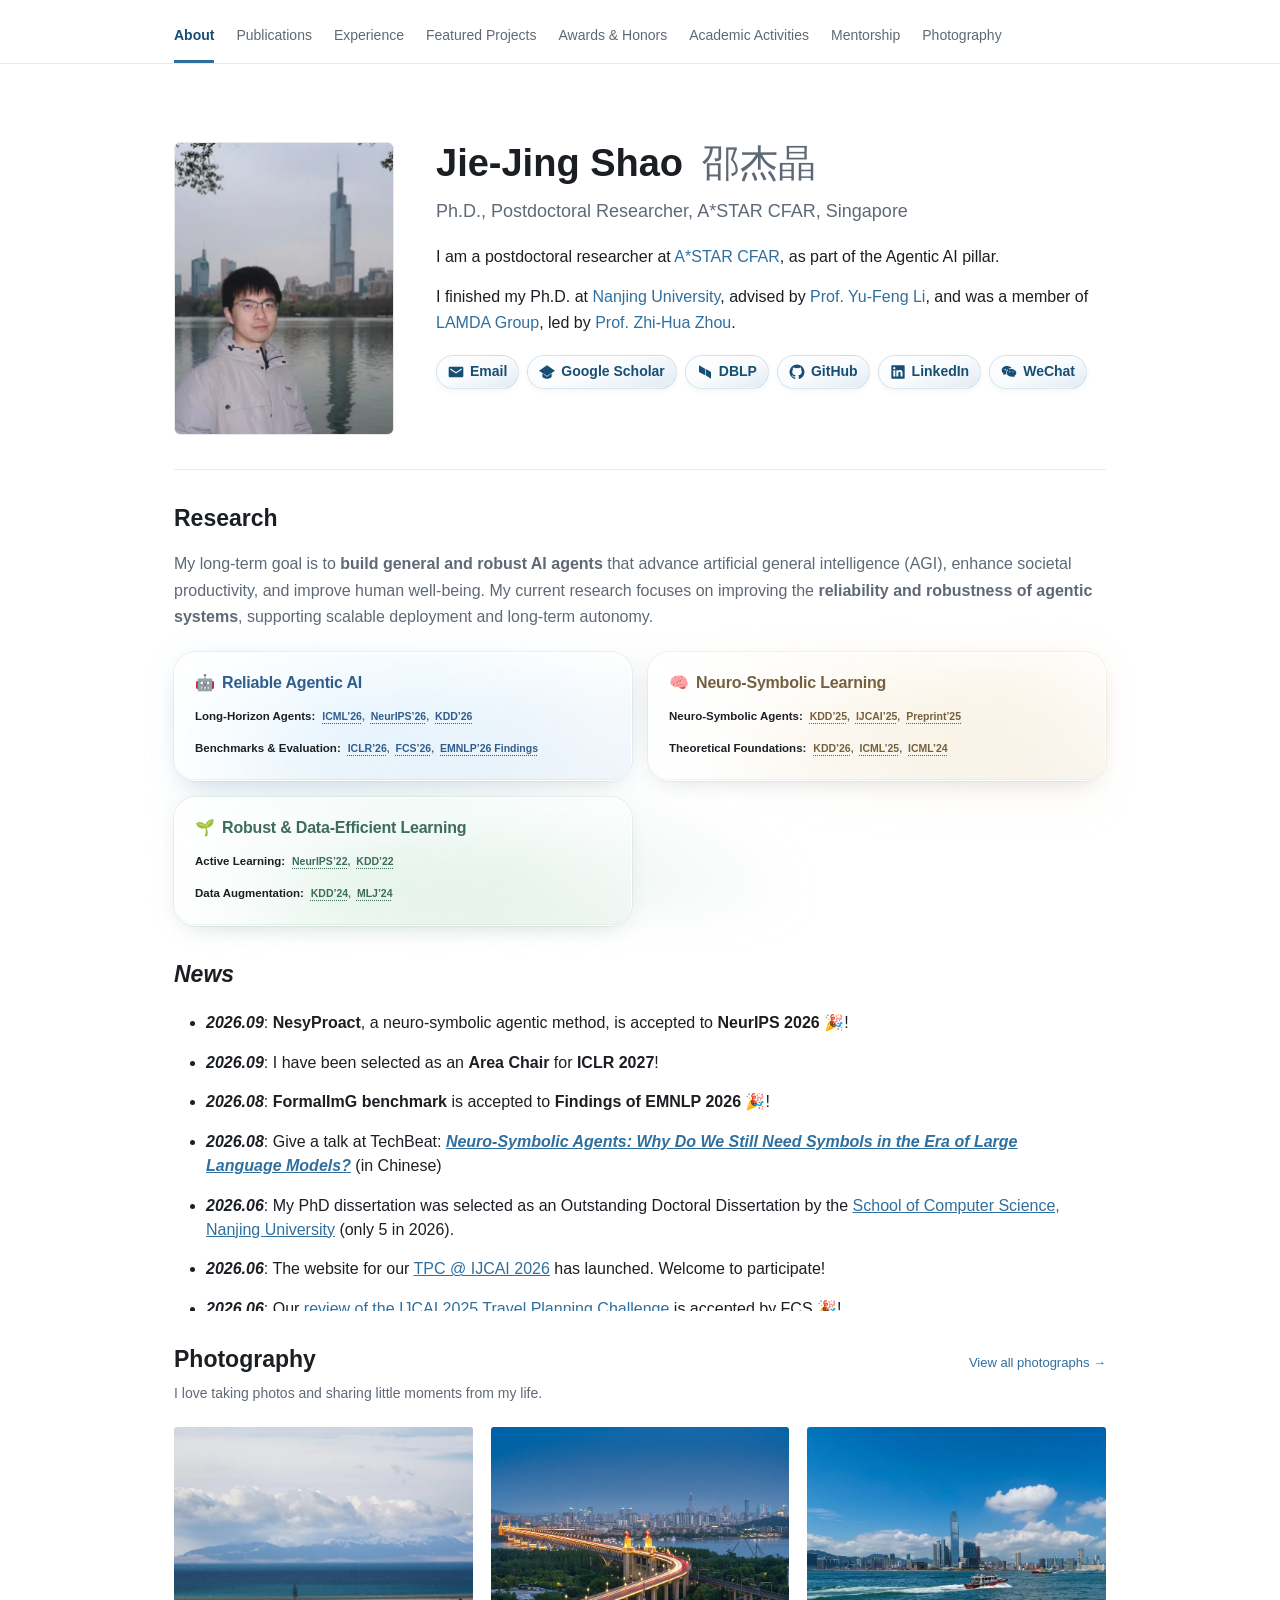
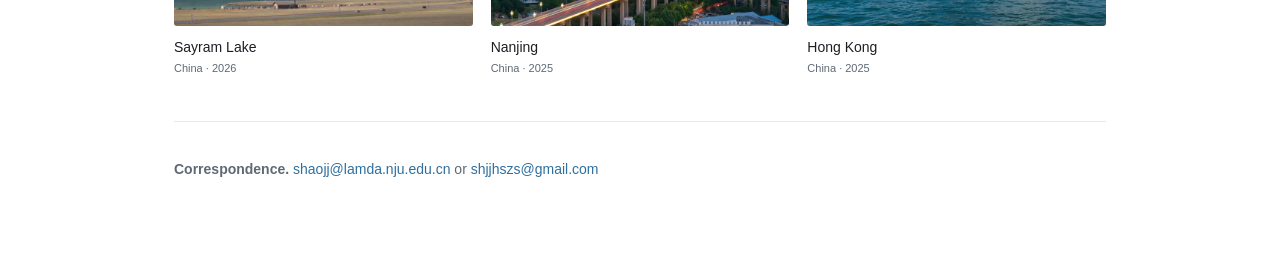
<file: index.html>
<!doctype html>
<html lang="en">
  <head>
    <meta charset="utf-8">
    <meta name="viewport" content="width=device-width, initial-scale=1">
    <meta name="description" content="Jie-Jing Shao, postdoctoral researcher at A*STAR CFAR. Research in LLM agents, neuro-symbolic learning, and robust machine learning.">
    <title>Jie-Jing Shao</title>
    <link rel="icon" type="image/png" sizes="64x64" href="img/favicon-clean-shaven.png">
    <!-- Generated by scripts/build_home_styles.py; edit the source CSS files. -->
    <style id="homepage-styles">
:root {
  --bg: #ffffff;
  --text: #1b1f24;
  --muted: #5f6975;
  --line: #e7e9ee;
  --soft: #f6f8fb;
  --accent: #2f6f9f;
  --accent-strong: #174e73;
  --max: 980px;
}

* {
  box-sizing: border-box;
}

html {
  scroll-behavior: smooth;
}

body {
  margin: 0;
  background: var(--bg);
  color: var(--text);
  font-family: -apple-system, BlinkMacSystemFont, "Segoe UI", Arial, sans-serif;
  font-size: 16px;
  line-height: 1.65;
}

a {
  color: var(--accent);
  text-decoration: none;
}

a:hover {
  color: var(--accent-strong);
  text-decoration: underline;
}

.site-header {
  position: sticky;
  top: 0;
  z-index: 10;
  border-bottom: 1px solid var(--line);
  background: rgba(255, 255, 255, 0.94);
  backdrop-filter: blur(10px);
}

.nav {
  display: flex;
  align-items: center;
  justify-content: space-between;
  max-width: var(--max);
  margin: 0 auto;
  padding: 14px 24px;
}

.nav-links {
  display: flex;
  gap: 18px;
  font-size: 14px;
}

.nav-links a {
  color: var(--muted);
}

.container {
  max-width: var(--max);
  margin: 0 auto;
  padding: 44px 24px 72px;
}

.hero {
  display: grid;
  grid-template-columns: 220px 1fr;
  gap: 42px;
  align-items: start;
  padding-bottom: 34px;
  border-bottom: 1px solid var(--line);
}

.portrait {
  width: 220px;
  height: auto;
  aspect-ratio: 0.75;
  object-fit: cover;
  border-radius: 6px;
  border: 1px solid var(--line);
}

.hero h1 {
  margin: 0;
  font-size: 38px;
  line-height: 1.12;
  font-weight: 750;
  letter-spacing: 0;
}

.chinese-name {
  margin-left: 8px;
  color: var(--muted);
  font-weight: 500;
}

.hero p {
  margin: 0 0 13px;
}

.hero .role {
  margin: 12px 0 18px;
  color: var(--muted);
  font-size: 18px;
}

.link-row {
  display: flex;
  flex-wrap: wrap;
  gap: 8px;
  margin-top: 18px;
}

.pill {
  display: inline-flex;
  align-items: center;
  min-height: 32px;
  padding: 4px 11px;
  border: 1px solid var(--line);
  border-radius: 6px;
  background: var(--soft);
  color: var(--accent-strong);
  font-size: 14px;
  font-weight: 600;
}

section {
  padding: 34px 0 0;
}

.opportunities-heading {
  display: flex;
  flex-wrap: wrap;
  align-items: baseline;
  justify-content: space-between;
  gap: 6px 20px;
  margin-bottom: 12px;
}

.opportunities-heading h2 {
  margin: 0;
}

.opportunities-subtitle {
  margin: 0;
  color: var(--muted);
  font-size: 13px;
  font-weight: 400;
  line-height: 1.5;
}

.opportunities-description {
  margin: 0;
  color: var(--text);
  font-size: inherit;
  line-height: inherit;
}

.opportunities-description em,
.opportunities-description a {
  text-decoration: underline;
  text-underline-offset: 3px;
  text-decoration-thickness: 1px;
}

.topic-tags {
  display: flex;
  flex-wrap: wrap;
  gap: 6px;
  margin: 0 0 12px;
}

.topic-tags span {
  display: inline-flex;
  align-items: center;
  min-height: 24px;
  padding: 2px 8px;
  border: 1px solid transparent;
  border-radius: 999px;
  font-size: 12px;
  font-weight: 750;
  line-height: 1.3;
}

.topic-tags span:nth-child(1) {
  --tag-glow: 126 183 210;
  --tag-fallback: #e7f2f8;
  color: #185b79;
}

.topic-tags span:nth-child(2) {
  --tag-glow: 177 156 212;
  --tag-fallback: #f0ecf8;
  color: #52447d;
}

.topic-tags span:nth-child(3) {
  --tag-glow: 203 178 115;
  --tag-fallback: #f6f1e3;
  color: #75622b;
}

.topic-tags span:nth-child(4) {
  --tag-glow: 127 181 147;
  --tag-fallback: #eaf4ed;
  color: #2d6845;
}

.opportunities-actions {
  display: flex;
  flex-wrap: wrap;
  gap: 16px;
  margin-top: 10px;
}

.opportunities-primary,
.opportunities-secondary {
  display: inline-flex;
  align-items: center;
  gap: 6px;
  padding: 4px 0;
  color: var(--accent);
  font-size: 13px;
  font-weight: 500;
}

.opportunities-primary:hover,
.opportunities-secondary:hover {
  color: var(--accent-strong);
  text-decoration: underline;
}


h2 {
  margin: 0 0 18px;
  font-size: 23px;
  line-height: 1.25;
  letter-spacing: 0;
}

h3 {
  margin: 0 0 6px;
  font-size: 17px;
  line-height: 1.35;
}

.section-heading-row {
  display: flex;
  align-items: end;
  justify-content: space-between;
  gap: 28px;
  margin-bottom: 18px;
}

.section-heading-row h2 {
  margin-bottom: 0;
}

.section-kicker {
  margin: 0 0 6px;
  color: var(--accent);
  font-size: 11px;
  font-weight: 800;
  letter-spacing: 0.18em;
}

.section-intro {
  max-width: 320px;
  margin: 0;
  color: var(--muted);
  font-size: 14px;
  line-height: 1.5;
  text-align: right;
}

.mentorship-intro {
  max-width: 760px;
  margin: -4px 0 20px;
  color: var(--muted);
  font-size: 14px;
  line-height: 1.6;
}

.mentorship-table-wrap {
  overflow-x: auto;
  overscroll-behavior-x: contain;
}

.mentorship-table-wrap:focus-visible {
  outline: 2px solid var(--accent);
  outline-offset: 3px;
}

.mentorship-table {
  width: 100%;
  min-width: 932px;
  border-collapse: separate;
  border-spacing: 0;
  table-layout: fixed;
  font-size: 13px;
  line-height: 1.5;
}

.mentee-name-col { width: 14%; }
.mentee-research-col { width: 35%; }
.mentee-with-col { width: 23%; }
.mentee-now-col { width: 28%; }

.mentorship-table th,
.mentorship-table td {
  padding: 10px 8px;
  border-bottom: 1px solid var(--line);
  text-align: left;
  vertical-align: top;
  white-space: nowrap;
}

.mentorship-table th:first-child { padding-left: 0; }
.mentorship-table th:last-child,
.mentorship-table td:last-child { padding-right: 0; }

.mentorship-table thead th {
  padding-top: 10px;
  padding-bottom: 10px;
  border-top: 1px solid var(--line);
  color: var(--muted);
  font-size: 12px;
  font-weight: 650;
}

.mentorship-table .mentee-name {
  color: var(--text);
  font-size: 14px;
  font-weight: 700;
}

.mentorship-scroll-hint { display: none; }

.mentee-topics {
  display: flex;
  flex-wrap: nowrap;
  gap: 6px;
  margin-top: 0;
}

.mentorship-table .mentee-topics .topic-tag {
  font-size: 11px;
  min-height: 21px;
  padding: 2px 6px;
  border: 0;
  border-radius: 3px;
  background: var(--tag-fallback);
  box-shadow: none;
  -webkit-backdrop-filter: none;
  backdrop-filter: none;
}

.topic-tag {
  display: inline-flex;
  align-items: center;
  min-height: 22px;
  padding: 2px 8px;
  border: 1px solid transparent;
  border-radius: 999px;
  font-size: 10px;
  font-weight: 800;
  letter-spacing: 0.01em;
  line-height: 1.2;
}

.topic-rl {
  --tag-glow: 126 183 210;
  --tag-fallback: #e7f2f8;
  border-color: #9ac3d8;
  background: #dff0f7;
  color: #185b79;
}

.topic-nesy {
  --tag-glow: 203 178 115;
  --tag-fallback: #f6f1e3;
  border-color: #c9bb88;
  background: #f7f1dc;
  color: #75622b;
}

.topic-agents {
  --tag-glow: 127 181 147;
  --tag-fallback: #eaf4ed;
  border-color: #9fc5ae;
  background: #e4f2e8;
  color: #2d6845;
}

.topic-llm {
  --tag-glow: 177 156 212;
  --tag-fallback: #f0ecf8;
  border-color: #b8b0da;
  background: #eeeafa;
  color: #52447d;
}

.mentee-outputs {
  display: flex;
  flex-wrap: nowrap;
  align-items: center;
  gap: 5px 9px;
  margin-top: 4px;
}

.venue-chip {
  display: inline-flex;
  align-items: center;
  min-height: 18px;
  padding: 0;
  color: var(--accent-strong);
  font-size: 11px;
  font-weight: 650;
  line-height: 1.2;
}

.venue-count {
  margin-left: 2px;
  color: rgba(23, 78, 115, 0.72);
  font-size: 9px;
  font-weight: 800;
}

.mentee-period {
  display: block;
}

.mentorship-table abbr[title] {
  text-decoration: none;
  cursor: help;
}

.mentee-with { color: var(--muted); }

.mentee-with .mentee-role { color: var(--text); }

.mentee-with time {
  display: block;
  margin-top: 4px;
  color: var(--muted);
  font-size: 11px;
  white-space: nowrap;
}

.mentee-now { color: var(--accent-strong); }

.mentee-now .mentee-role { font-weight: 650; }

.path-subnote {
  display: block;
  margin-top: 4px;
  color: var(--muted);
  font-size: 11px;
  font-weight: 400;
}

@media (max-width: 979px) {
  .mentorship-scroll-hint {
    display: block;
    margin: 0 0 8px;
    color: var(--muted);
    font-size: 12px;
  }

  .mentorship-table th:first-child {
    position: sticky;
    left: 0;
    z-index: 1;
    background: var(--bg);
    border-right: 1px solid var(--line);
  }
}

@media (max-width: 440px) {
  /* Let each full column scroll into view on narrow phones. */
  .mentorship-table th:first-child {
    position: static;
    border-right: 0;
  }
}

.lead {
  max-width: 820px;
  color: var(--muted);
}

.plain-list {
  margin: 0;
  padding-left: 18px;
}

.plain-list li {
  margin-bottom: 8px;
}

.award-list {
  padding-left: 0;
  list-style: none;
}

.award-list li {
  display: grid;
  grid-template-columns: 1.4rem minmax(0, 1fr);
  column-gap: 4px;
  align-items: start;
}

.award-icon {
  line-height: 1.65;
  text-align: center;
}

.award-keyword {
  transition: color 180ms ease, text-shadow 180ms ease;
}

.award-list li:hover .award-keyword,
.award-list li:focus-within .award-keyword {
  color: #bf4d6c;
  text-shadow: 0 1px 10px rgba(191, 77, 108, 0.16);
}

#news h2 {
  font-style: italic;
}

.news-scroll-area {
  max-height: 19rem;
  overflow-y: auto;
  padding-right: 14px;
  scrollbar-gutter: stable;
  scrollbar-color: #9ba9b6 var(--soft);
  scrollbar-width: thin;
}

.news-scroll-area:focus-visible {
  outline: 2px solid rgba(47, 111, 159, 0.45);
  outline-offset: 4px;
}

.news-scroll-area::-webkit-scrollbar {
  width: 8px;
}

.news-scroll-area::-webkit-scrollbar-track {
  border-radius: 999px;
  background: var(--soft);
}

.news-scroll-area::-webkit-scrollbar-thumb {
  border: 2px solid var(--soft);
  border-radius: 999px;
  background: #9ba9b6;
}

.news-scroll-area::-webkit-scrollbar-thumb:hover {
  background: var(--accent);
}

.news-list {
  margin: 0;
  padding-left: 2em;
  list-style: disc;
}

.news-list li {
  position: relative;
  margin-bottom: 0.5em;
  padding: 0.24rem 0;
  line-height: 1.5;
  transition: color 0.3s ease, transform 0.3s cubic-bezier(0.4, 0, 0.2, 1);
}

.news-list li:hover {
  color: #fe667b;
  transform: translateX(8px);
}

.news-list em {
  font-style: italic;
  font-weight: 650;
}

.news-list a {
  text-decoration: underline;
  transition: color 0.3s ease;
}

.news-list a:hover {
  color: #fe667b;
}

/* Research overview: broad research areas with representative work. */
.research-intro {
  max-width: none;
  margin-bottom: 22px;
}

.research-grid {
  position: relative;
  isolation: isolate;
  display: grid;
  grid-template-columns: repeat(2, minmax(0, 1fr));
  gap: 16px;
}

/* Soft light behind the panels gives the translucent surface depth. */
.research-grid::before {
  position: absolute;
  z-index: -1;
  inset: 8px;
  border-radius: 28px;
  background:
    radial-gradient(ellipse at 8% 18%, rgb(132 188 229 / 32%), transparent 42%),
    radial-gradient(ellipse at 92% 12%, rgb(224 193 138 / 28%), transparent 40%),
    radial-gradient(ellipse at 22% 90%, rgb(139 195 165 / 28%), transparent 42%);
  filter: blur(18px);
  pointer-events: none;
  content: "";
}

.research-item {
  --research-color: #315d8c;
  --research-tint: #f4f8fc;
  --research-glow: 126 178 220;
  position: relative;
  display: flex;
  flex-direction: column;
  min-width: 0;
  padding: 19px 20px;
  border: 1px solid rgb(255 255 255 / 88%);
  border-radius: 22px;
  background:
    radial-gradient(ellipse at 100% 100%, rgb(var(--research-glow) / 19%), transparent 65%),
    linear-gradient(135deg, rgb(255 255 255 / 86%), rgb(255 255 255 / 42%) 48%, rgb(255 255 255 / 66%));
  -webkit-backdrop-filter: blur(22px) saturate(145%);
  backdrop-filter: blur(22px) saturate(145%);
  box-shadow:
    inset 0 1px 0 rgb(255 255 255 / 96%),
    inset 0 -1px 0 rgb(var(--research-glow) / 18%),
    0 0 0 1px rgb(var(--research-glow) / 14%),
    0 8px 24px -12px rgb(35 58 77 / 22%);
  transition: transform 240ms ease, box-shadow 240ms ease;
}

/* A curved reflection along the rim, without covering interactive text. */
.research-item::before {
  position: absolute;
  inset: 0;
  border-radius: inherit;
  background: linear-gradient(120deg, rgb(255 255 255 / 65%), transparent 34%, transparent 70%, rgb(255 255 255 / 40%));
  pointer-events: none;
  content: "";
}

.research-item > * {
  position: relative;
}

.research-item:focus-within {
  box-shadow:
    inset 0 1px 0 #fff,
    0 0 0 1px rgb(var(--research-glow) / 44%),
    0 12px 28px -12px rgb(35 58 77 / 26%);
}

@media (hover: hover) and (pointer: fine) and (prefers-reduced-motion: no-preference) {
  .research-item:hover {
    transform: translateY(-3px);
    box-shadow:
      inset 0 1px 0 #fff,
      inset 0 -1px 0 rgb(var(--research-glow) / 24%),
      0 0 0 1px rgb(var(--research-glow) / 24%),
      0 16px 32px -14px rgb(35 58 77 / 28%);
  }
}

.research-neuro-symbolic {
  --research-color: #75603e;
  --research-tint: #fcfaf5;
  --research-glow: 207 179 122;
}

.research-learning {
  --research-color: #3d6c59;
  --research-tint: #f5f9f6;
  --research-glow: 128 182 151;
}

@supports not ((backdrop-filter: blur(1px)) or (-webkit-backdrop-filter: blur(1px))) {
  .research-item {
    background: linear-gradient(135deg, #fff, var(--research-tint));
  }
}

@media (prefers-reduced-transparency: reduce) {
  .research-item {
    background: var(--research-tint);
    -webkit-backdrop-filter: none;
    backdrop-filter: none;
  }

  .research-grid::before,
  .research-item::before {
    display: none;
  }
}

.research-item h3 {
  margin: 0 0 9px;
  color: var(--research-color);
  font-size: 16px;
  line-height: 1.4;
  letter-spacing: -0.2px;
}

.research-icon {
  margin-right: 3px;
}

.research-subtopics {
  display: grid;
  gap: 7px;
  margin: 0;
  padding: 0;
  list-style: none;
  font-size: 10.5px;
  line-height: 1.8;
}

.research-subtopics h4 {
  display: inline;
  margin: 0 4px 0 0;
  color: var(--text);
  font-size: 11.5px;
  font-weight: 650;
  line-height: 2.2;
}

.research-papers {
  display: inline;
}

.research-papers .research-paper:not(:last-child)::after {
  content: ", ";
  color: var(--muted);
  text-decoration: none;
  display: inline-block;
  margin-right: 3px;
}

.research-paper {
  appearance: none;
  display: inline-block;
  vertical-align: baseline;
  margin: 0;
  padding: 0;
  border: 0;
  border-radius: 0;
  background: transparent;
  color: var(--research-color);
  font: inherit;
  font-size: 10.5px;
  font-weight: 650;
  line-height: 1.5;
  white-space: nowrap;
  text-decoration: underline dotted;
  text-underline-offset: 3px;
  cursor: pointer;
}

.research-paper:hover,
.research-paper:focus-visible,
.research-paper[aria-expanded="true"] {
  color: var(--accent-strong);
  text-decoration-style: solid;
}

/* Interactive paper details, inspired by zhiningliu.com's research popovers. */
.research-popover {
  position: fixed;
  z-index: 30;
  width: min(360px, calc(100vw - 24px));
  max-height: calc(100dvh - 24px);
  overflow-y: auto;
  overscroll-behavior: contain;
  padding: 16px;
  border: 1px solid #cfd9e4;
  border-radius: 6px;
  background: var(--bg);
  box-shadow: 0 12px 30px rgb(23 32 42 / 16%);
  line-height: 1.45;
}

.research-popover[hidden] { display: none; }

.research-popover-close {
  position: absolute;
  top: 6px;
  right: 6px;
  width: 28px;
  height: 28px;
  border: 0;
  border-radius: 4px;
  background: transparent;
  color: var(--muted);
  font-size: 20px;
  cursor: pointer;
}

.research-popover-close:hover { background: var(--soft); }

.research-popover-venue {
  padding-right: 26px;
  color: #95602e;
  font-size: 12px;
  font-weight: 750;
}

.research-popover h3 {
  margin: 6px 18px 12px 0;
  color: var(--text);
  font-size: 16px;
  line-height: 1.4;
}

.research-popover-insight {
  margin: 12px 0;
  padding: 9px 10px;
  border-left: 3px solid var(--accent);
  background: var(--soft);
  font-size: 13px;
}

.research-popover-insight strong,
.research-popover-resources > strong {
  display: block;
  margin-bottom: 4px;
  font-size: 11px;
}

.research-popover-topics,
.research-popover-links {
  display: flex;
  flex-wrap: wrap;
  gap: 6px;
}

.research-popover-topics span {
  padding: 2px 6px;
  border: 1px solid var(--line);
  border-radius: 4px;
  color: var(--muted);
  font-size: 10px;
}

.research-popover-resources {
  margin-top: 12px;
  padding-top: 10px;
  border-top: 1px solid var(--line);
}

.research-popover-links a {
  padding: 4px 8px;
  border: 1px solid #c8d5e3;
  border-radius: 4px;
  font-size: 12px;
  font-weight: 650;
}

.research-popover-links a:hover {
  background: var(--soft);
}

.research-popover-highlights .pub-highlight {
  margin: 7px 0;
  font-size: 11px;
}

.research-popover-highlights .pub-highlight > strong,
.research-popover-highlights .pub-highlight > span {
  display: block;
}

#research-heading { scroll-margin-top: 95px; }

.education-list {
  margin: 0;
  padding-left: 22px;
  color: var(--text);
}

.education-list > li {
  margin-bottom: 12px;
  padding-left: 2px;
}

.education-list ul {
  margin: 8px 0 0;
  padding-left: 22px;
  color: var(--text);
}

.education-list ul li {
  margin-bottom: 6px;
}

.education-list strong {
  color: var(--text);
  font-weight: 750;
}

.pub-toolbar {
  display: flex;
  flex-wrap: wrap;
  gap: 8px;
  margin-bottom: 18px;
}

.pub-toolbar button {
  min-height: 34px;
  padding: 5px 12px;
  border: 1px solid var(--line);
  border-radius: 6px;
  background: #fff;
  color: var(--muted);
  font: inherit;
  font-size: 14px;
  font-weight: 650;
  cursor: pointer;
}

.pub-toolbar button.active {
  border-color: var(--accent);
  background: #eef6fb;
  color: var(--accent-strong);
}

.pub-list {
  display: grid;
  gap: 22px;
}

#pubs-viewport p {
  margin: 0 0 10px;
  color: var(--muted);
}

#pubs-viewport ul {
  margin: 0;
  padding-left: 20px;
}

#pubs-viewport li {
  margin-bottom: 12px;
}

.pub-item-with-img {
  display: grid;
  grid-template-columns: 180px 1fr;
  gap: 20px;
  align-items: start;
  margin-left: 0;
  list-style: none;
}

.pub-thumbnail {
  width: 180px;
  height: 120px;
  object-fit: contain;
  object-position: center top;
  border: 1px solid var(--line);
  border-radius: 6px;
  background: #fff;
}

.pub-content {
  min-width: 0;
}

.pub-year,
.pub-topic {
  margin: 18px 0 8px;
  color: var(--accent-strong);
  font-weight: 750;
}

.publication {
  display: grid;
  grid-template-columns: 170px 1fr;
  gap: 20px;
  align-items: start;
  padding-bottom: 22px;
  border-bottom: 1px solid var(--line);
}

.publication[hidden] {
  display: none;
}

.publication img {
  width: 170px;
  height: 112px;
  object-fit: contain;
  border: 1px solid var(--line);
  border-radius: 6px;
  background: #fff;
}

.venue {
  color: var(--accent-strong);
  font-weight: 750;
}

.authors,
.note {
  margin: 3px 0 0;
  color: var(--muted);
  font-size: 14px;
}

.pub-links {
  display: flex;
  flex-wrap: wrap;
  gap: 12px;
  margin-top: 7px;
  font-size: 14px;
  font-weight: 650;
}

.project-list {
  color: var(--muted);
}

.project-list p {
  margin: 3px 0 8px;
}

.project-list strong {
  color: var(--text);
}

.project-items {
  margin: 0;
  padding-left: 18px;
}

.project-items > li {
  margin-bottom: 16px;
}

.project-items ul {
  margin: 4px 0 0;
  padding-left: 20px;
}

.project-items ul li {
  margin-bottom: 6px;
}

.footer {
  margin-top: 44px;
  padding-top: 22px;
  border-top: 1px solid var(--line);
  color: var(--muted);
  font-size: 14px;
}

@media (max-width: 760px) {
  .nav {
    align-items: flex-start;
    flex-direction: column;
    gap: 10px;
  }

  .nav-links {
    gap: 12px;
    overflow-x: auto;
    width: 100%;
    padding-bottom: 2px;
  }

  .hero,
  .publication,
  .research-grid {
    grid-template-columns: 1fr;
  }

  .section-heading-row {
    align-items: flex-start;
    flex-direction: column;
    gap: 8px;
  }

  .section-intro {
    max-width: 460px;
    text-align: left;
  }


  .portrait {
    width: 180px;
  }

  .hero h1 {
    font-size: 32px;
  }

  .news-list {
    padding-left: 1.4em;
  }

  .news-scroll-area {
    max-height: 20rem;
    padding-right: 10px;
  }

  .publication img {
    width: 100%;
    max-width: 260px;
    height: 150px;
  }

  .pub-item-with-img {
    grid-template-columns: 1fr;
  }

  .pub-thumbnail {
    width: 100%;
    max-width: 260px;
    height: 150px;
  }
}

/* Separate pages, with URL-addressable navigation. */
[hidden] { display: none !important; }
.nav { flex-direction: column; align-items: flex-start; gap: 8px; padding-bottom: 0; }
.nav-links { width: 100%; gap: 22px; overflow-x: auto; }
.nav-links a { flex: 0 0 auto; padding: 10px 0 13px; border-bottom: 3px solid transparent; }
.nav-links a[aria-current="page"] { color: var(--accent-strong); border-color: var(--accent); font-weight: 700; }
.nav-links a:hover { text-decoration: none; color: var(--accent-strong); }
main > section { scroll-margin-top: 125px; }
main > section:not([hidden]) { animation: page-in 180ms ease-out; }
.container { min-height: calc(100vh - 100px); }
#experience > h2:not(:first-child), #service > h2:not(:first-child) { margin-top: 32px; }
.education-list { list-style: none; padding-left: 22px; border-left: 2px solid var(--line); }
.education-list > li { position: relative; margin-bottom: 28px; }
.education-list > li::before { content: ''; position: absolute; left: -29px; top: 8px; width: 10px; height: 10px; border-radius: 50%; background: var(--accent); border: 2px solid white; }
.work-list p { margin: 4px 0; color: var(--muted); }
#publications > h2, #experience > h2:first-child { margin-top: 0; }
.pub-toolbar { border-bottom: 1px solid var(--line); padding-bottom: 18px; margin-bottom: 24px; }
#pubs-viewport ul { padding: 0; list-style: none; }
#pubs-viewport li { padding: 24px; margin: 0 0 18px; border: 1px solid var(--line); border-radius: 10px; background: #fff; box-shadow: 0 3px 14px rgba(23, 78, 115, .035); transition: border-color 180ms, box-shadow 180ms; }
#pubs-viewport li:hover { border-color: #b5cbdc; box-shadow: 0 6px 22px rgba(23, 78, 115, .08); }
.pub-item-with-img { grid-template-columns: 210px minmax(0, 1fr); gap: 26px; }
.pub-thumbnail { width: 210px; height: 150px; padding: 8px; background: var(--soft); object-position: center; }
.pub-content { font-size: 14px; line-height: 1.7; }
.pub-content > b:first-child, .paper-title { display: block; margin: 0 0 9px; color: var(--accent-strong); font-size: 18px; font-weight: 700; line-height: 1.45; }
.pub-content > b:first-child + br { display: none; }
#pubs-viewport .paper-authors { color: var(--muted); margin: 0 0 8px; }
.paper-authors b { color: var(--text); }
.paper-citation { color: var(--muted); }
.paper-citation b, .pub-links > b { color: var(--accent-strong); background: #edf4f9; border-radius: 4px; padding: 3px 8px; }
.pub-links { align-items: center; gap: 7px; margin: 12px 0; }
.pub-links a { display: inline-block; padding: 3px 9px; border: 1px solid #cddde9; border-radius: 4px; font-size: 12px; line-height: 1.6; }
.pub-links a:hover { background: var(--accent-strong); color: white; border-color: var(--accent-strong); text-decoration: none; }
.pub-year, .pub-topic { display: flex; align-items: center; gap: 18px; margin: 32px 0 18px; font-size: 22px; }
.pub-year::after, .pub-topic::after { content: ''; height: 1px; background: var(--line); flex: 1; }
:focus-visible { outline: 2px solid var(--accent); outline-offset: 4px; }
[id^="pub-"], #education { scroll-margin-top: 135px; }
@keyframes page-in { from { opacity: .5; } to { opacity: 1; } }
@media (max-width: 760px) {
  .nav-links { gap: 19px; }
  .pub-item-with-img { grid-template-columns: 1fr; gap: 18px; }
  #pubs-viewport li { padding: 18px; }
  .pub-thumbnail { width: 100%; max-width: none; height: 185px; }
  .paper-title, .pub-content > b:first-child { font-size: 17px; }
}
@media (prefers-reduced-motion: reduce) {
  html { scroll-behavior: auto; }
  main > section:not([hidden]) { animation: none; }
  * { transition: none !important; }
}

/* Publication view contract (set by showPublicationView in site.js):
   selected: spacious image cards; date/topic: compact text-only bibliography.
   Scope future view-specific changes here so full lists never inherit image layouts. */
#pubs-viewport[data-view="selected"] .paper-citation { margin: 0 0 12px; }
.pub-image-link { display: block; border-radius: 6px; cursor: zoom-in; }
.pub-image-link .pub-thumbnail { display: block; max-width: 100%; }
.pub-image-link:hover .pub-thumbnail { border-color: var(--accent); }
#pubs-viewport:not([data-view="selected"]) li {
  padding: 20px 0;
  margin: 0;
  border: 0;
  border-bottom: 1px solid var(--line);
  border-radius: 0;
  box-shadow: none;
  background: transparent;
}
#pubs-viewport:not([data-view="selected"]) li:hover { box-shadow: none; }
#pubs-viewport:not([data-view="selected"]) .paper-title { font-size: 17px; margin-bottom: 6px; }
#pubs-viewport:not([data-view="selected"]) .pub-links { margin: 9px 0 0; }
#pubs-viewport:not([data-view="selected"]) .pub-links a {
  padding: 0; border: 0; border-radius: 0; font-size: 13px;
}
#pubs-viewport:not([data-view="selected"]) .pub-links a:hover {
  background: transparent; color: var(--accent-strong); text-decoration: underline;
}
#pubs-viewport:not([data-view="selected"]) .pub-links { gap: 16px; }
#pubs-viewport:not([data-view="selected"]) .pub-thumbnail { display: none; }

/* All views put the Paper URL on the title to avoid a redundant resource row.
   Hover and keyboard focus share the same affordance; unlinked titles stay plain. */
#pubs-viewport:not([data-view="selected"]) .paper-title a {
  color: inherit;
  text-decoration: none;
  transition: color 160ms ease;
}
#pubs-viewport:not([data-view="selected"]) .paper-title a:hover,
#pubs-viewport:not([data-view="selected"]) .paper-title a:focus-visible {
  color: #087fba;
  text-decoration: underline;
  text-underline-offset: 4px;
  text-decoration-thickness: 1px;
}

/* Topic tags and matching section headings share a color token.
   Navigation wraps on narrow screens; anchors clear the fixed site header. */
.topic-blue { --topic-ink: #225a9e; --topic-bg: #edf5ff; --tag-glow: 126 178 220; }
.topic-purple { --topic-ink: #7350a2; --topic-bg: #f5effc; --tag-glow: 177 156 212; }
.topic-orange { --topic-ink: #99501b; --topic-bg: #fff3e7; --tag-glow: 220 166 119; }
.topic-green { --topic-ink: #28734e; --topic-bg: #edf8f1; --tag-glow: 127 181 147; }
.topic-rose { --topic-ink: #9c3863; --topic-bg: #fff0f6; --tag-glow: 216 149 178; }
.topic-slate { --topic-ink: #4c647a; --topic-bg: #eff4f8; --tag-glow: 148 173 195; }
.topic-selected { --topic-ink: #176b70; --topic-bg: #eaf7f5; --tag-glow: 120 182 179; }
.topic-date { --topic-ink: #856619; --topic-bg: #fff8df; --tag-glow: 203 178 115; }
.pub-toolbar { gap: 10px; border-bottom: 0; padding-bottom: 0; margin-bottom: 30px; }
.pub-toolbar button {
  display: inline-flex; align-items: center; justify-content: center; gap: 8px;
  max-width: 100%; min-height: 40px; padding: 7px 16px;
  border: 1.5px solid rgb(var(--tag-glow) / 50%); border-radius: 999px;
  background:
    linear-gradient(160deg, rgb(255 255 255 / 90%), rgb(255 255 255 / 35%) 48%, rgb(var(--tag-glow) / 23%)),
    rgb(var(--tag-glow) / 10%);
  color: var(--topic-ink);
  -webkit-backdrop-filter: blur(12px) saturate(135%);
  backdrop-filter: blur(12px) saturate(135%);
  box-shadow: inset 0 1px 0 #fff, inset 0 -1px 0 rgb(255 255 255 / 60%), 0 2px 5px rgb(35 58 77 / 5%);
  font-size: 14px; font-weight: 650; line-height: 1.5;
  transition: border-color 160ms ease, box-shadow 160ms ease;
}
.pub-toolbar button.active {
  color: var(--topic-ink);
  border-color: var(--topic-ink);
  box-shadow: inset 0 0 0 1.5px var(--topic-ink), inset 0 3px 5px rgb(255 255 255 / 85%), 0 3px 8px rgb(var(--tag-glow) / 20%);
}
.pub-toolbar button:hover { border-color: var(--topic-ink); }
.pub-toolbar button:focus-visible { outline: 2px solid var(--topic-ink); outline-offset: 4px; }
.publication-tag-count { opacity: .75; white-space: nowrap; font-size: .9em; }
.pub-topic[id^="topic-"] { color: var(--topic-ink); scroll-margin-top: 150px; }

/* Selected publications: larger artwork and a restrained editorial hierarchy. */
#pubs-viewport[data-view="selected"] > p { font-size: 13px; margin-bottom: 20px; }
#pubs-viewport[data-view="selected"] li {
  grid-template-columns: 270px minmax(0, 1fr);
  gap: 28px;
  padding: 25px 0 29px;
  margin: 0;
  border: 0;
  border-bottom: 1px solid var(--line);
  border-radius: 0;
  box-shadow: none;
}
#pubs-viewport[data-view="selected"] li:hover { box-shadow: none; border-color: var(--line); }
#pubs-viewport[data-view="selected"] .pub-thumbnail {
  width: 270px; height: 190px; padding: 0;
  background: #fff; border: 1px solid #edf0f3;
}
#pubs-viewport[data-view="selected"] .paper-citation { margin: 0 0 10px; font-size: 12px; line-height: 1.6; }
#pubs-viewport[data-view="selected"] .paper-citation b { display: inline-block; padding: 3px 9px; font-weight: 650; }
#pubs-viewport[data-view="selected"] .paper-title { color: #202f3c; font-size: 18px; line-height: 1.45; margin-bottom: 9px; }
#pubs-viewport[data-view="selected"] .paper-authors { font-size: 13px; line-height: 1.7; margin-bottom: 12px; }
#pubs-viewport[data-view="selected"] .pub-highlight {
  border-left: 2px solid #a6bfce; padding: 2px 0 2px 11px; margin: 13px 0;
  font-size: 13px; line-height: 1.6;
}
#pubs-viewport[data-view="selected"] .pub-highlight strong { display: block; color: var(--accent-strong); font-weight: 650; }
#pubs-viewport[data-view="selected"] .pub-highlight span { display: block; color: var(--muted); font-size: 12px; }
#pubs-viewport[data-view="selected"] .pub-highlight-award { border-color: #c9a55b; }
#pubs-viewport[data-view="selected"] .pub-highlight-award strong { color: #85601c; }
#pubs-viewport[data-view="selected"] .pub-highlights {
  display: grid; grid-template-columns: repeat(auto-fit, minmax(min(100%, 250px), 1fr));
  gap: 4px 18px; margin: 13px 0;
}
#pubs-viewport[data-view="selected"] .pub-highlights .pub-highlight { margin: 0; }
#pubs-viewport[data-view="selected"] .pub-links { display: flex; flex-wrap: wrap; gap: 5px 16px; margin: 14px 0 0; }
#pubs-viewport[data-view="selected"] .pub-links a {
  padding: 3px 0; border: 0; border-radius: 0; color: var(--muted); font-size: 12px; font-weight: 400;
}
#pubs-viewport[data-view="selected"] .pub-links .pub-resource-primary { color: var(--accent-strong); font-weight: 650; }
#pubs-viewport[data-view="selected"] .pub-links a:hover { background: transparent; color: var(--accent); text-decoration: underline; text-underline-offset: 4px; }
@media (max-width: 900px) and (min-width: 761px) {
  #pubs-viewport[data-view="selected"] li { grid-template-columns: 230px minmax(0, 1fr); gap: 22px; }
  #pubs-viewport[data-view="selected"] .pub-thumbnail { width: 230px; height: 165px; }
}
@media (max-width: 760px) {
  #pubs-viewport[data-view="selected"] li { grid-template-columns: minmax(0, 1fr); gap: 18px; padding: 22px 0 26px; }
  #pubs-viewport[data-view="selected"] .pub-thumbnail { width: 100%; height: auto; max-height: 240px; object-fit: contain; }
  #pubs-viewport[data-view="selected"] .paper-title { font-size: 17px; }
  #pubs-viewport[data-view="selected"] .pub-links a { padding: 8px 0; }
}

/* Compact paper badges share the toolbar topic tokens. */
.pub-paper-meta { display: flex; flex-wrap: wrap; align-items: center; gap: 8px 12px; margin-bottom: 12px; }
#pubs-viewport[data-view="selected"] .pub-paper-meta .paper-citation { margin: 0; }
.pub-paper-topics { display: flex; flex-wrap: wrap; align-items: center; gap: 7px; }
.pub-paper-venue {
  display: inline-block; padding: 4px 11px; border-radius: 999px;
  background: #edf4f9; color: var(--accent-strong);
  font-size: 12px; font-weight: 650; line-height: 1.5;
}
.pub-paper-topic {
  display: inline-block; padding: 4px 11px; border-radius: 999px;
  background: var(--topic-bg); color: var(--topic-ink);
  font-size: 12px; font-weight: 650; line-height: 1.5;
}
#pubs-viewport:not([data-view="selected"]) .pub-paper-meta { margin: 0 0 8px; }

/* Dense publication labels use surface highlights without per-label blur. */
.pub-paper-venue,
#pubs-viewport[data-view="selected"] .paper-citation b {
  --tag-glow: 137 179 210;
  --topic-bg: #edf4f9;
}
.pub-paper-venue,
.pub-paper-topic,
#pubs-viewport[data-view="selected"] .paper-citation b {
  border: 1px solid rgb(var(--tag-glow) / 25%);
  border-radius: 999px;
  background:
    linear-gradient(160deg, rgb(255 255 255 / 88%), rgb(255 255 255 / 35%) 50%, rgb(var(--tag-glow) / 15%)),
    rgb(var(--tag-glow) / 8%);
  box-shadow: inset 0 1px 0 rgb(255 255 255 / 95%);
}
@supports not ((backdrop-filter: blur(1px)) or (-webkit-backdrop-filter: blur(1px))) {
  .pub-toolbar button { background: var(--topic-bg); }
}
@media (prefers-reduced-transparency: reduce) {
  .pub-toolbar button,
  .pub-paper-venue,
  .pub-paper-topic,
  #pubs-viewport[data-view="selected"] .paper-citation b {
    background: var(--topic-bg);
    -webkit-backdrop-filter: none;
    backdrop-filter: none;
  }
}

/* Contact/profile links: keep tooltips out of document flow. */
.profile-link {
  --tag-glow: 137 179 210;
  --tag-fallback: #edf4f9;
  position: relative;
  gap: 6px;
  min-height: 34px;
  border-radius: 999px;
  white-space: nowrap;
  transition: border-color 180ms ease, box-shadow 180ms ease, transform 180ms ease;
}
.profile-link,
.topic-tags span,
.mentee-topics .topic-tag {
  border: 1px solid rgb(var(--tag-glow) / 30%);
  background:
    linear-gradient(160deg, rgb(255 255 255 / 90%), rgb(255 255 255 / 40%) 48%, rgb(var(--tag-glow) / 20%)),
    rgb(var(--tag-glow) / 8%);
  -webkit-backdrop-filter: blur(12px) saturate(135%);
  backdrop-filter: blur(12px) saturate(135%);
  box-shadow: inset 0 1px 0 rgb(255 255 255 / 95%), inset 0 -1px 0 rgb(255 255 255 / 50%), 0 2px 5px rgb(35 58 77 / 5%);
}
/* These are descriptive labels; keep their finish quieter than the links. */
.topic-tags span,
.mentee-topics .topic-tag {
  font-weight: 650;
  box-shadow: inset 0 1px 0 rgb(255 255 255 / 90%), 0 1px 3px rgb(35 58 77 / 4%);
}
.profile-logo { width: 16px; height: 16px; flex: 0 0 16px; fill: currentColor; }
.profile-link:hover, .profile-link:focus-visible {
  z-index: 2;
  border-color: rgb(var(--tag-glow) / 65%);
  color: var(--accent-strong);
  box-shadow: inset 0 1px 0 #fff, inset 0 -1px 0 rgb(255 255 255 / 65%), 0 5px 12px rgb(35 58 77 / 11%);
  text-decoration: none;
}
@media (hover: hover) and (pointer: fine) and (prefers-reduced-motion: no-preference) {
  .profile-link:hover { transform: translateY(-1px); }
}
@supports not ((backdrop-filter: blur(1px)) or (-webkit-backdrop-filter: blur(1px))) {
  .profile-link, .topic-tags span, .mentee-topics .topic-tag { background: var(--tag-fallback); }
}
@media (prefers-reduced-transparency: reduce) {
  .profile-link, .topic-tags span, .mentee-topics .topic-tag {
    background: var(--tag-fallback);
    -webkit-backdrop-filter: none;
    backdrop-filter: none;
  }
}
.profile-link:focus-visible { outline: 2px solid var(--accent); outline-offset: 3px; }
.profile-tooltip {
  position: absolute;
  bottom: calc(100% + 8px);
  left: 50%;
  transform: translateX(calc(-50% + var(--tooltip-shift, 0px)));
  z-index: 20;
  width: max-content;
  max-width: calc(100vw - 24px);
  padding: 7px 10px;
  border-radius: 6px;
  background: #253443;
  color: #fff;
  font-size: 12px;
  font-weight: 500;
  line-height: 1.5;
  white-space: normal;
  overflow-wrap: anywhere;
  box-shadow: 0 4px 12px #1b1f2420;
  visibility: hidden;
  opacity: 0;
  transition: opacity .15s, visibility .15s;
}
.profile-tooltip::after { content: ''; position: absolute; top: 100%; left: 0; width: 100%; height: 10px; }
.profile-link:not(.tooltip-dismissed):hover .profile-tooltip,
.profile-link:not(.tooltip-dismissed):focus-visible .profile-tooltip { visibility: visible; opacity: 1; }
@media (hover: none) { .profile-link { min-height: 44px; } }
@media (prefers-reduced-motion: reduce) { .profile-link, .profile-tooltip { transition: none; } }

.profile-copy { font-family: inherit; line-height: inherit; cursor: pointer; }
.profile-copy-status { position: absolute; width: 1px; height: 1px; padding: 0; overflow: hidden; clip-path: inset(50%); white-space: nowrap; }
.profile-copy.copy-feedback .profile-tooltip { visibility: visible; opacity: 1; }

/* Homepage photography preview only. */
.photo-preview-heading { display: flex; justify-content: space-between; gap: 20px; align-items: baseline; }
.photo-preview-heading h2 { margin-bottom: 8px; }
.photo-preview-heading > a { font-size: 13px; }
.photo-preview-intro { font-size: 14px; color: var(--muted); margin: 0 0 22px; }
.photo-preview-card:focus-visible { outline: 2px solid var(--accent); outline-offset: 5px; }
.photo-preview-grid { display: grid; grid-template-columns: repeat(3, minmax(0, 1fr)); gap: 18px; }
.photo-preview-card { color: var(--text); }
.photo-preview-frame { position: relative; display: block; overflow: hidden; isolation: isolate; aspect-ratio: 3 / 2; margin-bottom: 10px; border-radius: 3px; background: var(--soft); }
.photo-preview-frame img, .photo-preview-frame video, .photo-preview-canvas { width: 100%; height: 100%; object-fit: cover; display: block; }
.photo-preview-frame video, .photo-preview-canvas { position: absolute; inset: 0; opacity: 0; pointer-events: none; transition: opacity .45s ease; }
.photo-preview-frame.has-video video, .photo-preview-frame.has-motion .photo-preview-canvas { opacity: 1; }
@media (prefers-reduced-motion: reduce) {
.photo-preview-frame video, .photo-preview-canvas { display: none; transition: none; }
}
.preview-place { font-size: 14px; display: block; }
.preview-year { display: block; font-size: 11px; color: var(--muted); }
@media (max-width: 680px) {
.photo-preview-grid { gap: 12px; }
}
@media (max-width: 480px) {
.photo-preview-grid { grid-template-columns: 1fr; gap: 24px; }
.photo-preview-heading { flex-wrap: wrap; gap: 0 15px; margin-bottom: 12px; }
}
    </style>
    <!-- End generated homepage styles. -->
    <noscript><style>main > section[hidden] { display: block !important; }</style></noscript>
  </head>
  <body>
    <header class="site-header">
      <nav class="nav" aria-label="Primary navigation">
        <div class="nav-links">
          <a href="#home">About</a>
          <a href="#publications">Publications</a>
          <a href="#experience">Experience</a>
          <a href="#projects">Featured Projects</a>
          <a href="#awards">Awards &amp; Honors</a>
          <a href="#service">Academic Activities</a>
          <a href="#mentorship">Mentorship</a>
          <a href="photography.html">Photography</a>
        </div>
      </nav>
    </header>

    <main class="container">
      <section class="hero" id="home">
        <img class="portrait" src="img/optimized/portrait-220.webp" srcset="img/optimized/portrait-220.webp 220w, img/optimized/portrait-440.webp 440w" sizes="(max-width: 760px) 180px, 220px" width="220" height="293" fetchpriority="high" alt="Jie-Jing Shao">
        <div>
          <h1>Jie-Jing Shao <span class="chinese-name">邵杰晶</span></h1>
          <p class="role">Ph.D., Postdoctoral Researcher, A*STAR CFAR, Singapore</p>
          <p>
            I am a postdoctoral researcher at
            <a href="https://www.a-star.edu.sg/cfar">A*STAR CFAR</a>, as part of the Agentic AI pillar.
          </p>
          <p>
            I finished my Ph.D. at
            <a href="https://www.nju.edu.cn/">Nanjing University</a>, advised by
            <a href="https://cs.nju.edu.cn/liyf/">Prof. Yu-Feng Li</a>, and was a member of
            <a href="http://www.lamda.nju.edu.cn/">LAMDA Group</a>, led by
            <a href="http://cs.nju.edu.cn/zhouzh/">Prof. Zhi-Hua Zhou</a>.
          </p>
          <div class="link-row" aria-label="Profile links">
            <a class="pill profile-link" href="mailto:shaojj@lamda.nju.edu.cn" aria-describedby="profile-email">
              <svg class="profile-logo" viewBox="0 0 24 24" aria-hidden="true"><path d="M3 4h18a2 2 0 0 1 2 2v12a2 2 0 0 1-2 2H3a2 2 0 0 1-2-2V6a2 2 0 0 1 2-2Zm9 8.25L3.6 6.5v2.1L12 14.35l8.4-5.75V6.5L12 12.25Z" fill-rule="evenodd"/></svg>
              <span>Email</span>
              <span class="profile-tooltip" id="profile-email" role="tooltip">shaojj@lamda.nju.edu.cn</span>
            </a>
            <a class="pill profile-link" href="https://scholar.google.com/citations?user=k1tEDpQAAAAJ" aria-describedby="profile-scholar">
              <svg class="profile-logo" viewBox="0 0 24 24" aria-hidden="true"><path d="M12 2 0 10l12 8 12-8z"/><path d="M5 14v5c4 4 10 4 14 0v-5l-7 5z"/></svg>
              <span>Google Scholar</span>
              <span class="profile-tooltip" id="profile-scholar" role="tooltip">View citations</span>
            </a>
            <a class="pill profile-link" href="https://dblp.org/pid/299/4982.html" aria-describedby="profile-dblp">
              <svg class="profile-logo" viewBox="0 0 24 24" aria-hidden="true"><path d="m3 2 9 5v10l-9-5zm10 5 8 5v10l-8-5z"/></svg>
              <span>DBLP</span>
              <span class="profile-tooltip" id="profile-dblp" role="tooltip">Full publication list</span>
            </a>
            <a class="pill profile-link" href="https://github.com/sh-jj" aria-describedby="profile-github">
              <svg class="profile-logo" viewBox="0 0 24 24" aria-hidden="true"><path d="M12 .8a11.2 11.2 0 0 0-3.54 21.83c.56.1.77-.24.77-.54v-2.1c-3.13.68-3.79-1.33-3.79-1.33-.51-1.3-1.25-1.65-1.25-1.65-1.02-.7.08-.69.08-.69 1.13.08 1.73 1.16 1.73 1.16 1 1.72 2.62 1.22 3.26.93.1-.72.39-1.21.71-1.49-2.5-.28-5.13-1.25-5.13-5.57 0-1.23.44-2.23 1.16-3.02-.12-.28-.5-1.43.11-2.98 0 0 .94-.3 3.08 1.15a10.7 10.7 0 0 1 5.6 0c2.14-1.45 3.08-1.15 3.08-1.15.61 1.55.23 2.7.11 2.98.72.79 1.16 1.79 1.16 3.02 0 4.33-2.63 5.29-5.14 5.57.4.35.76 1.03.76 2.08v3.09c0 .3.2.65.78.54A11.2 11.2 0 0 0 12 .8z"/></svg>
              <span>GitHub</span>
              <span class="profile-tooltip" id="profile-github" role="tooltip">@sh-jj</span>
            </a>
            <a class="pill profile-link" href="https://www.linkedin.com/in/jie-jing-shao-768b4413a/" aria-describedby="profile-linkedin">
              <svg class="profile-logo" viewBox="0 0 24 24" aria-hidden="true"><path d="M20.45 2H3.55C2.69 2 2 2.68 2 3.52v16.96c0 .84.69 1.52 1.55 1.52h16.9c.86 0 1.55-.68 1.55-1.52V3.52c0-.84-.69-1.52-1.55-1.52ZM7.93 18.75H4.98V9.2h2.95v9.55ZM6.45 7.9a1.71 1.71 0 1 1 0-3.42 1.71 1.71 0 0 1 0 3.42Zm12.3 10.85H15.8V14.1c0-1.11-.02-2.54-1.55-2.54-1.55 0-1.79 1.21-1.79 2.46v4.73H9.51V9.2h2.83v1.3h.04c.4-.75 1.36-1.55 2.79-1.55 2.98 0 3.58 1.96 3.58 4.5v5.3Z"/></svg>
              <span>LinkedIn</span>
              <span class="profile-tooltip" id="profile-linkedin" role="tooltip">Jie-Jing Shao</span>
            </a>
            <button class="pill profile-link profile-copy" type="button" data-copy="shjj_zjsx" aria-label="WeChat: copy ID" aria-describedby="profile-wechat">
              <svg class="profile-logo" viewBox="0 0 24 24" aria-hidden="true"><path d="M9 3C4.58 3 1 5.91 1 9.5c0 2.04 1.16 3.86 2.98 5.05L3.2 17l2.92-1.47c.61.2 1.26.34 1.93.4a6.7 6.7 0 0 1-.55-2.65c0-3.9 3.68-7.05 8.2-7.05h.2C14.68 4.29 12.03 3 9 3Zm-2.7 4.1a1.05 1.05 0 1 1 0 2.1 1.05 1.05 0 0 1 0-2.1Zm5.4 0a1.05 1.05 0 1 1 0 2.1 1.05 1.05 0 0 1 0-2.1Z"/><path d="M23 13.3c0-3.2-3.27-5.8-7.3-5.8s-7.3 2.6-7.3 5.8 3.27 5.8 7.3 5.8c.82 0 1.61-.1 2.35-.31L20.7 20l-.62-2.12C21.85 16.82 23 15.16 23 13.3Zm-9.7-.8a.9.9 0 1 1 0-1.8.9.9 0 0 1 0 1.8Zm4.8 0a.9.9 0 1 1 0-1.8.9.9 0 0 1 0 1.8Z"/></svg>
              <span>WeChat</span>
              <span class="profile-tooltip" id="profile-wechat" role="tooltip">shjj_zjsx</span>
            </button>
            <span class="profile-copy-status" role="status" aria-live="polite"></span>
          </div>
        </div>
      </section>

      <section id="research" aria-labelledby="research-heading">
        <h2 id="research-heading">Research</h2>
        <p class="lead research-intro">
          My long-term goal is to <strong>build general and robust AI agents</strong> that advance artificial general intelligence (AGI), enhance societal productivity, and improve human well-being.
          My current research focuses on improving the <strong>reliability and robustness of agentic systems</strong>, supporting scalable deployment and long-term autonomy.
        </p>
        <div class="research-grid">
          <article class="research-item research-agents">
            <h3><span class="research-icon" aria-hidden="true">🤖</span> Reliable Agentic AI</h3>
            <ul class="research-subtopics">
              <li>
                <h4>Long-Horizon Agents:</h4>
                <div class="research-papers" aria-label="Long-Horizon Agents publications">
                  <button class="research-paper" type="button" data-paper-id="nsi">ICML ’26</button>
                  <button class="research-paper" type="button" data-paper-id="nesyproact">NeurIPS ’26</button>
                  <button class="research-paper" type="button" data-paper-id="skilltracer">KDD ’26</button>
                </div>
              </li>
              <li>
                <h4>Benchmarks &amp; Evaluation:</h4>
                <div class="research-papers" aria-label="Benchmarks &amp; Evaluation publications">
                  <button class="research-paper" type="button" data-paper-id="chinatravel">ICLR ’26</button>
                  <button class="research-paper" type="button" data-paper-id="travel-review">FCS ’26</button>
                  <button class="research-paper" type="button" data-paper-id="formalimg">EMNLP ’26 Findings</button>
                </div>
              </li>
            </ul>
          </article>
          <article class="research-item research-neuro-symbolic">
            <h3><span class="research-icon" aria-hidden="true">🧠</span> Neuro-Symbolic Learning</h3>
            <ul class="research-subtopics">
              <li>
                <h4>Neuro-Symbolic Agents:</h4>
                <div class="research-papers" aria-label="Neuro-Symbolic Agents publications">
                  <button class="research-paper" type="button" data-paper-id="abil">KDD ’25</button>
                  <button class="research-paper" type="button" data-paper-id="nesy-planning">IJCAI ’25</button>
                  <button class="research-paper" type="button" data-paper-id="re2">Preprint ’25</button>
                </div>
              </li>
              <li>
                <h4>Theoretical Foundations:</h4>
                <div class="research-papers" aria-label="Theoretical Foundations publications">
                  <button class="research-paper" type="button" data-paper-id="knowledge-augmentation">KDD ’26</button>
                  <button class="research-paper" type="button" data-paper-id="verification">ICML ’25</button>
                  <button class="research-paper" type="button" data-paper-id="shortcuts">ICML ’24</button>
                </div>
              </li>
            </ul>
          </article>
          <article class="research-item research-learning">
            <h3><span class="research-icon" aria-hidden="true">🌱</span> Robust &amp; Data-Efficient Learning</h3>
            <ul class="research-subtopics">
              <li>
                <h4>Active Learning:</h4>
                <div class="research-papers" aria-label="Active Learning publications">
                  <button class="research-paper" type="button" data-paper-id="log">NeurIPS ’22</button>
                  <button class="research-paper" type="button" data-paper-id="auto">KDD ’22</button>
                </div>
              </li>
              <li>
                <h4>Data Augmentation:</h4>
                <div class="research-papers" aria-label="Data Augmentation publications">
                  <button class="research-paper" type="button" data-paper-id="sra">KDD ’24</button>
                  <button class="research-paper" type="button" data-paper-id="open-set">MLJ ’24</button>
                </div>
              </li>
            </ul>
          </article>
        </div>
      </section>

      <section id="news">
        <h2>News</h2>
        <div class="news-scroll-area" tabindex="0" aria-label="News list">
          <ul class="news-list">
            <li><em>2026.09</em>: <strong>NesyProact</strong>, a neuro-symbolic agentic method, is accepted to <strong>NeurIPS 2026</strong> 🎉!</li>
            <li><em>2026.09</em>: I have been selected as an <strong>Area Chair</strong> for <strong>ICLR 2027</strong>!</li>
            <li><em>2026.08</em>: <strong>FormalImG benchmark</strong> is accepted to <strong>Findings of EMNLP 2026</strong> 🎉!</li>
            <li><em>2026.08</em>: Give a talk at TechBeat: <a href="https://www.techbeat.net/talk-info?id=1068"><em>Neuro-Symbolic Agents: Why Do We Still Need Symbols in the Era of Large Language Models?</em></a> (in Chinese)</li>
            <li><em>2026.06</em>: My PhD dissertation was selected as an Outstanding Doctoral Dissertation by the <a href="https://cs.nju.edu.cn/bf/d9/c1703a835545/page.htm">School of Computer Science, Nanjing University</a> (only 5 in 2026).</li>
            <li><em>2026.06</em>: The website for our <a href="https://chinatravel-competition.github.io/IJCAI2026/#overview">TPC @ IJCAI 2026</a> has launched. Welcome to participate!</li>
            <li><em>2026.06</em>: Our <a href="https://journal.hep.com.cn/fcs/EN/10.1007/s11704-026-52004-z">review of the IJCAI 2025 Travel Planning Challenge</a> is accepted by FCS 🎉!</li>
            <li><em>2026.05.20</em>: I completed my PhD defense. Congratulations to myself! What a perfect coincidence to defend on Nanjing University's anniversary day 🎓.</li>
            <li><em>2026.05</em>: 2 papers are accepted by KDD 2026 🎉!</li>
            <li><em>2026.05</em>: 4 papers are accepted by ICML 2026 🎉! See you in Seoul 🇰🇷!</li>
            <li><em>2026.04</em>: Our proposal for the Second Travel Planning Challenge is accepted by IJCAI 2026!</li>
            <li><em>2026.01</em>: <a href="#pub-chinatravel">ChinaTravel</a> is accepted by ICLR 2026 🎉! Many thanks to all co-authors!</li>
            <li><em>2025.11</em>: Our <a href="#pub-ijcai-survey">Neuro-Symbolic AI survey</a> is highlighted by Nature News!</li>
            <li><em>2025.10</em>: We win the Most Innovative Approach Award at NeurIPS 2025 Embodied Agents Challenge 🏆!</li>
          </ul>
        </div>
      </section>

      <!-- Recruitment paused. Remove this comment to restore the section.
      <section id="opportunities" class="opportunities-section" aria-labelledby="opportunities-title">
        <div class="opportunities-heading">
          <h2 id="opportunities-title">Research Collaboration</h2>
          <p class="opportunities-subtitle">Let’s explore research together.</p>
        </div>
        <div class="topic-tags" aria-label="Research topics">
          <span>Agentic AI</span>
          <span>LLM Reasoning &amp; Planning</span>
          <span>Neuro-Symbolic Learning</span>
          <span>World Models</span>
        </div>
        <p class="opportunities-description">I welcome inquiries about <em>remote research internships</em>, particularly from <em>undergraduate students based in China or Singapore</em>. If you are interested in an internship or a research collaboration, please feel free to reach out (<a href="mailto:shaojj@lamda.nju.edu.cn">shaojj@lamda.nju.edu.cn</a>). Please attach your resume and include a brief description of your research interests in your email.</p>
        <div class="opportunities-actions">
          <a class="opportunities-primary" href="mailto:shaojj@lamda.nju.edu.cn">Start a conversation <span aria-hidden="true">↗</span></a>
          <a class="opportunities-secondary" href="#mentorship">See my mentorship <span aria-hidden="true">↗</span></a>
        </div>
      </section>
      -->

      <section hidden id="experience">
        <h2>Work Experience</h2>
        <ul class="education-list work-list">
          <li><strong>2026.08 - Present</strong> · Postdoctoral Researcher<br>
            <a href="https://www.a-star.edu.sg/cfar">A*STAR Centre for Frontier AI Research (CFAR)</a>, Singapore
            <p>Agentic AI pillar</p>
          </li>
        </ul>
        <h2 id="education">Education Experience</h2>
        <ul class="education-list">
          <li>
            <strong>2019.09 - 2026.06</strong>, Ph.D., <a href="https://cs.nju.edu.cn/">School of Computer Science</a>, <a href="https://www.nju.edu.cn/">Nanjing University</a>.
            <ul>
              <li>Advisor: Professor <a href="https://cs.nju.edu.cn/liyf/">Yu-Feng Li</a> (<a href="http://www.lamda.nju.edu.cn/CH.MainPage.ashx">LAMDA Group</a>).</li>
              <li>2025.08 - 2026.04, Visiting Student, <a href="https://www.a-star.edu.sg/cfar">A*STAR CFAR</a>, advised by Dr. <a href="https://scholar.google.com/citations?user=xy6_gBUAAAAJ">Haiyan Yin</a>, Dr. <a href="https://scholar.google.com/citations?user=a1UeOvUAAAAJ">Xingrui Yu</a>, Dr. <a href="https://scholar.google.com/citations?user=uQXB6-oAAAAJ">Yueming Lyu</a>, and Prof. <a href="https://scholar.google.com/citations?user=rJMOlVsAAAAJ">Ivor Tsang</a> (IEEE Fellow).</li>
            </ul>
          </li>
          <li>
            <strong>2015.09 - 2019.06</strong>, B.E., <a href="http://ccst.jlu.edu.cn/">College of Computer Science and Technology</a>, <a href="http://www.jlu.edu.cn/">Jilin University</a>.
            <ul>
              <li>Tang Aoqing Honors Program in Science (Top ~0.5% at matriculation)</li>
            </ul>
          </li>
        </ul>
      </section>

      <section hidden id="publications">
        <h2>Publications</h2>
        <div class="pub-toolbar" role="tablist" aria-label="Publication views">
          <button class="active topic-selected" type="button" data-pub-view="selected" data-template="template-selected">Selected</button>
          <button class="topic-date" type="button" data-pub-view="date" data-template="template-date">All by date</button>
          <!-- Topic filter tags and all counts are generated from the templates. -->
        </div>

        <div id="pubs-viewport">
            <!-- JavaScript will inject content here -->
        </div>

        <div style="display:none;">
            <!-- Publication maintenance rules:
                 Selected: curated image cards in reverse chronological order; thumbnails ONLY belong in this template.
                 Use venue, title, authors (bold own name), optional highlight, then resource links.
                 Keep image alt text descriptive; JS links thumbnails to the full-size asset.
                 All by date: complete text-only list, newest year first.
                 Topics: text-only filters derived from template-date data-topics.
                 For both All views, link the paper title to its Paper URL; do not add a
                 separate Paper row. Leave titles plain when no Paper URL is available.
                 Keep other resource links (Code, Webpage, Slides) available.
                 Add each paper once to template-date with all applicable data-topics; Selected is opt-in.
                 Preserve pub-* IDs because News and external links may target them.
            -->
            <!-- 1. Selected Works: image cards -->
            <template id="template-selected">
                <p>(* denotes equal contributions)</p>
                <ul>
                    <li id="pub-formalimg" class="pub-item-with-img" data-topics="llm-reasoning neuro-symbolic benchmarks">
                        <img class="pub-thumbnail" src="img/optimized/formalimg_selected.webp" data-original="img/paper/formalimg_selected.png" width="900" height="375" decoding="async" alt="FormalImG benchmark examples showing concept and structural compositional generalization in text-to-image models, alongside a semantic-space diagram" loading="lazy">
                        <div class="pub-content">
                            <div class="paper-citation"><b>Findings of EMNLP 2026</b></div>
                            <h3 class="paper-title"><a href="https://openreview.net/forum?id=2arihe2d1t">FormalImG: Evaluating Structural Compositional Generalization for T2I Models</a></h3>
                            <p class="paper-authors">Hong-Jie You, <b>Jie-Jing Shao</b>, Xiao-Wen Yang, Zhi-Fan Wu, Lin-Han Jia, Lan-Zhe Guo, Yu-Feng Li.</p>
                            <div class="pub-links">
                                <a class="pub-resource-primary" href="https://openreview.net/forum?id=2arihe2d1t">Paper</a>
                                <a class="pub-resource-primary" href="https://github.com/yhj137/FormalImG">Code</a>
                            </div>
                        </div>
                    </li>
                    <li id="pub-nsi" class="pub-item-with-img">
                        <img class="pub-thumbnail" src="img/optimized/nsi_selected.webp" data-original="img/paper/nsi_selected.png" width="900" height="494" decoding="async" alt="NSI: lifting interaction traces into logic-grounded programs for long-horizon agentic tasks" loading="lazy">
                        <div class="pub-content">
                            <div class="paper-citation"><b>ICML 2026</b></div>
                            <h3 class="paper-title">Lifting Traces to Logic: Programmatic Skill Induction with Neuro-Symbolic Learning for Long-Horizon Agentic Tasks</h3>
                            <p class="paper-authors"><b>Jie-Jing Shao</b>, Haiyan Yin, Yueming Lyu, Xingrui Yu, Lan-Zhe Guo, Ivor Tsang, James Kwok, Yu-Feng Li.</p>
                            <div class="pub-links">
                                <a class="pub-resource-primary" href="https://arxiv.org/pdf/2605.01293">Paper</a>
                                <a class="pub-resource-primary" href="NSI/index.html">Project Page</a>
                                <a class="pub-resource-primary" href="https://github.com/sh-jj/Lifting-Traces-to-Logic-NSI">Code</a>
                            </div>
                        </div>
                    </li>

                    <li id="pub-chinatravel" class="pub-item-with-img">
                        <img class="pub-thumbnail" src="img/optimized/iclr26_chinatravel.webp" data-original="img/paper/iclr26_chinatravel.png" width="900" height="600" decoding="async" alt="ChinaTravel" loading="lazy">
                        <div class="pub-content">
                            <div class="paper-citation"><b>ICLR 2026</b></div>
                            <h3 class="paper-title">ChinaTravel: An Open-Ended Travel Planning Benchmark with Compositional Constraint
                                Validation for Language Agents.</h3>
                            <p class="paper-authors"><b>Jie-Jing Shao*</b>, Bo-Wen Zhang*, Xiao-Wen Yang*, Bai-Zhi Chen, Si-Yu Han, Jing-Hao
                            Pang, Wen-Da Wei, Guohao Cai, Zhenhua Dong, Lan-Zhe Guo, Yu-Feng Li.</p>
                            <div class="pub-links">
                                <a class="pub-resource-primary" href="https://openreview.net/forum?id=0YRVlxY9BH">Paper</a>
                                <a class="pub-resource-primary" href="ChinaTravel/index.html">Project Page</a>
                                <a href="ChinaTravel/static/images/ChinaTravel_ICLR2026_poster.pdf">Poster</a>
                                <a href="https://www.bilibili.com/video/BV1U2oGBZE2o/?share_source=copy_web&vd_source=97c152cc57c83609f661bb6c4232188c&t=1721">Video</a>
                                <a class="pub-resource-primary" href="https://github.com/LAMDASZ-ML/ChinaTravel">Code</a>
                                <a href="https://huggingface.co/datasets/LAMDA-NeSy/ChinaTravel">Dataset</a>
                                <a href="https://huggingface.co/spaces/LAMDA-NeSy/ChinaTravel">Leaderboard</a>
                            </div>
                            <div class="pub-highlights">
                                <div class="pub-highlight">
                                    <strong>Benchmark behind the travel planning challenges</strong>
                                    <span><a href="https://chinatravel-competition.github.io/IJCAI2026/#overview">IJCAI 2026</a> · <a href="https://chinatravel-competition.github.io/IJCAI2025/">IJCAI 2025</a> · <a href="https://www.aicomp.cn/tracks/1428.html">AIC 2025</a></span>
                                </div>
                                <div class="pub-highlight pub-highlight-award"><strong>Excellence Award</strong><span>Demo · National “AI+” Industry Application Innovation Competition</span></div>
                            </div>
                        </div>
                    </li>

                    <li class="pub-item-with-img" data-topics="agents benchmarks">
                        <img class="pub-thumbnail" src="img/optimized/revisit_travel.webp" data-original="img/paper/revisit_travel.png" width="900" height="600" decoding="async" alt="Constraint Satisfaction" loading="lazy">
                        <div class="pub-content">
                            <div class="paper-citation"><b>Preprint 2026</b></div>
                            <h3 class="paper-title">Mind the Gap to Trustworthy LLM Agents: A Systematic Evaluation on Constraint
                                Satisfaction for Real-World Travel Planning.</h3>
                            <p class="paper-authors">Bo-Wen Zhang*, Jin Ye*, <b>Jie-Jing Shao*</b>, Yu-Feng Li, Lan-Zhe Guo.</p>
                            <div class="pub-links">
                                <a class="pub-resource-primary" href="https://openreview.net/pdf?id=SXKIaWTe4N">Paper</a>
                            </div>
                            <div class="pub-highlight pub-highlight-award"><strong>Best Student Paper Award</strong><span>AAAI 2026 Workshop on Trust and Control in Agentic AI</span></div>
                        </div>
                    </li>

                    <li class="pub-item-with-img" data-topics="agents">
                        <img class="pub-thumbnail" src="img/optimized/re2_agent.webp" data-original="img/paper/re2_agent.png" width="900" height="600" decoding="async" alt="Re2 Agent" loading="lazy">
                        <div class="pub-content">
                            <div class="paper-citation"><b>Preprint 2025</b></div>
                            <h3 class="paper-title">Re^2 Agent: Reflection and Re-execution Agent for Embodied Decision Making.</h3>
                            <p class="paper-authors">Yang Chen, Hong-Jie You, <b>Jie-Jing Shao</b>, Xiao-Wen Yang, Ming Yang, Yu-Feng Li, Lan-Zhe
                            Guo.</p>
                            <div class="pub-links">
                                <a class="pub-resource-primary" href="https://openreview.net/pdf?id=nHhOvYrPMf">Paper</a>
                            </div>
                            <div class="pub-highlight pub-highlight-award"><strong>Most Innovative Approach Award</strong><span><a href="https://foundation-models-meet-embodied-agents.github.io/eai_challenge/">NeurIPS 2025 Challenge on Foundation Models for Embodied Agents</a></span></div>
                        </div>
                    </li>

                    <li id="pub-ijcai-survey" class="pub-item-with-img">
                        <img class="pub-thumbnail" src="img/optimized/ijcai25_nesy_survey_selected.webp" data-original="img/paper/ijcai25_nesy_survey_selected.png" width="900" height="600" decoding="async"
                            alt="Neuro-Symbolic AI Survey" loading="lazy">
                        <div class="pub-content">
                            <div class="paper-citation"><b>IJCAI 2025 Survey Track</b></div>
                            <h3 class="paper-title">Neuro-Symbolic Artificial Intelligence: Towards Improving the Reasoning Abilities of
                                Large Language Models.</h3>
                            <p class="paper-authors">Xiao-Wen Yang*, <b>Jie-Jing Shao*</b>, Lan-Zhe Guo*, Bo-Wen Zhang, Zhi Zhou, Lin-Han Jia,
                            Wang-Zhou Dai, Yu-Feng Li.</p>
                            <div class="pub-links">
                                <a class="pub-resource-primary" href="https://www.ijcai.org/proceedings/2025/1195.pdf">Paper</a>
                                <a class="pub-resource-primary" href="https://github.com/LAMDASZ-ML/Awesome-LLM-Reasoning-with-NeSy">Project Page</a>
                                <a href="https://www.youtube.com/live/PFhD1phK5Z4?si=Q2yiDAYlrvxLemW5&amp;t=7668">Presentation @ NeSy AI Summer School 2026</a>
                            </div>
                            <div class="pub-highlights">
                                <div class="pub-highlight"><strong><a href="https://www.nature.com/articles/d41586-025-03856-1">Featured in Nature News</a></strong><span>One of ten representative papers in neuro-symbolic research.</span></div>
                                <div class="pub-highlight"><strong>Invited tutorial · NeSy AI Summer School 2026</strong><span>Only participating institution from China · <a href="https://luma.com/NSSS26">Event</a></span></div>
                            </div>
                        </div>
                    </li>

                    <li id="pub-abil" class="pub-item-with-img">
                        <img class="pub-thumbnail" src="img/optimized/kdd25_abil_comic.webp" data-original="img/paper/kdd25_abil_comic.png" width="900" height="600" decoding="async" alt="ABIL: a robot learns from demonstrations and uses symbolic reasoning to plan multi-step tasks" loading="lazy">
                        <div class="pub-content">
                            <div class="paper-citation"><b>KDD 2025</b></div>
                            <h3 class="paper-title">Abductive Learning for Neuro-Symbolic Grounded Imitation.</h3>
                            <p class="paper-authors"><b>Jie-Jing Shao*</b>, Hao-Ran Hao*, Xiao-Wen Yang, Yu-Feng Li.</p>
                            <div class="pub-links">
                                <a class="pub-resource-primary" href="https://arxiv.org/abs/2411.18201">Paper</a>
                                <a class="pub-resource-primary" href="KDD25_ABIL/index.html">Project Page</a>
                                <a class="pub-resource-primary" href="https://github.com/Hoar012/ABIL-KDD-2025">Code</a>
                            </div>
                            <div class="pub-highlight pub-highlight-award"><strong>Best Paper Award</strong><span>PAKDD 2024 Workshop on Robust Machine Learning in Open Environments · <a href="slides/ABIL_PAKDDW_Slides_v3.pdf">Slides</a></span></div>
                        </div>
                    </li>
                    <!--
                    <li class="pub-item-with-img">
                        <img class="pub-thumbnail" src="img/optimized/icml25_verification.webp" data-original="img/paper/icml25_verification.png" width="900" height="600" decoding="async" alt="Verification Learning" loading="lazy">
                        <div class="pub-content">
                            <div class="paper-citation"><b>ICML 2025</b></div>
                            <h3 class="paper-title">Verification Learning: Make Unsupervised Neuro-Symbolic System Feasible.</h3>
                            <p class="paper-authors">Lin-Han Jia, Wen-Chao Hu, <b>Jie-Jing Shao</b>, Lan-Zhe Guo, Yu-Feng Li.</p>
                            <div class="pub-links">
                                <a href="https://arxiv.org/abs/2503.12917"> Paper </a>
                            </div>
                        </div>
                    </li> -->
                    <li id="pub-sra" class="pub-item-with-img">
                        <img class="pub-thumbnail" src="img/optimized/kdd24_sra_comic.webp" data-original="img/paper/kdd24_sra_comic.png" width="900" height="600" decoding="async" alt="SRA: reverse trajectory generation teaches a robot to act from unfamiliar states toward expert states" loading="lazy">
                        <div class="pub-content">
                            <div class="paper-citation"><b>KDD 2024</b></div>
                            <h3 class="paper-title">Offline Imitation Learning with Model-based Reverse Augmentation.</h3>
                            <p class="paper-authors"><b>Jie-Jing Shao*</b>, Hao-Sen Shi*, Lan-Zhe Guo, Yu-Feng Li.</p>
                            <div class="pub-links">
                                <a class="pub-resource-primary" href="https://arxiv.org/abs/2406.12550">Paper</a>
                                <a class="pub-resource-primary" href="KDD24_SRA/index.html">Project Page</a>
                                <a class="pub-resource-primary" href="https://github.com/sh-jj/SRA-KDD-2024">Code</a>
                                <a href="slides/SRA-KDD-0827.pdf">Slides</a>
                            </div>
                        </div>
                    </li>

                    <!--
                    <li class="pub-item-with-img">
                        <img class="pub-thumbnail" src="img/optimized/icml24_shortcut.webp" data-original="img/paper/icml24_shortcut.png" width="900" height="600" decoding="async" alt="Shortcut Theory" loading="lazy">
                        <div class="pub-content">
                            <div class="paper-citation"><b>ICML 2024</b></div>
                            <h3 class="paper-title">Analysis for Abductive Learning and Neural-Symbolic Reasoning Shortcuts.</h3>
                            <p class="paper-authors">Xiao-Wen Yang, Wen-Da Wei, <b>Jie-Jing Shao</b>, Yu-Feng Li, Zhi-Hua Zhou.</p>
                            <div class="pub-links">
                                <a class="pub-resource-primary" href="https://openreview.net/pdf?id=AQYabSOfci">Paper</a>
                                <a href="https://www.lamda.nju.edu.cn/yangxw/shortcuttheory/index.html"> Project Page
                                </a>
                            </div>
                        </div>
                    </li>

                    <li class="pub-item-with-img">
                        <img class="pub-thumbnail" src="img/optimized/ml24_openset.webp" data-original="img/paper/ml24_openset.png" width="900" height="600" decoding="async" alt="OpenSet" loading="lazy">
                        <div class="pub-content">
                            <div class="paper-citation"><b>Machine Learning 2024</b></div>
                            <h3 class="paper-title">Open-Set Learning under Covariate Shift.</h3>
                            <p class="paper-authors"><b>Jie-Jing Shao*</b>, Xiao-Wen Yang*, Lan-Zhe Guo.</p>
                            <div class="pub-links">
                                <a class="pub-resource-primary" href="https://link.springer.com/article/10.1007/s10994-022-06237-1">Paper</a>
                            </div>
                        </div>
                    </li>

                    <li class="pub-item-with-img">
                        <img class="pub-thumbnail" src="img/optimized/neurips22_log.webp" data-original="img/paper/neurips22_log.png" width="900" height="600" decoding="async" alt="LOG" loading="lazy">
                        <div class="pub-content">
                            <div class="paper-citation"><b>NeurIPS 2022</b></div>
                            <h3 class="paper-title">LOG: Active Model Adaptation for Label-Efficient OOD Generalization.</h3>
                            <p class="paper-authors"><b>Jie-Jing Shao</b>, Lan-Zhe Guo, Xiao-Wen Yang, Yu-Feng Li.</p>
                            <div class="pub-links">
                                <a class="pub-resource-primary" href="https://openreview.net/pdf?id=VdQWVdT_8v">Paper</a>
                            </div>
                        </div>
                    </li> -->

                    <!-- <li class="pub-item-with-img">
                        <img class="pub-thumbnail" src="img/optimized/kdd22_auto.webp" data-original="img/paper/kdd22_auto.png" width="900" height="600" decoding="async" alt="Active Adaptation" loading="lazy">
                        <div class="pub-content">
                            <div class="paper-citation"><b>KDD 2022</b></div>
                            <h3 class="paper-title">Active Model Adaptation Under Unknown Shift.</h3>
                            <p class="paper-authors"><b>Jie-Jing Shao</b>, Yunlu Xu, Zhanzhan Cheng, Yu-Feng Li.</p>
                            <div class="pub-links">
                                <a class="pub-resource-primary" href="https://cs.nju.edu.cn/liyf/paper/kdd22-auto.pdf">Paper</a>
                            </div>
                            This work has been deployed in Hikvision's Intelligent Transportation Systems.
                        </div>
                    </li> -->


                </ul>
            </template>

            <!-- 3. By Date -->
            <template id="template-date">
<div class="pub-year">2026</div>
<ul>
<li data-paper-id="nesyproact" id="pub-nesyproact" class="pub-card" data-topics="agents llm-reasoning neuro-symbolic"><div class="pub-content"><h3 class="paper-title"><a href="https://openreview.net/pdf?id=9xteuRjHr7">NesyProAct: Proactive Neural-Symbolic Control for Web Agents</a></h3><p class="paper-authors">Tianyi Tang, Keyi Xiang, <b>Jie-Jing Shao</b>, Yueming Lyu, Ivor Tsang, Yew-Soon Ong, Haiyan Yin.</p><div class="paper-citation">In: Advances in Neural Information Processing Systems (<b>NeurIPS'26</b>).</div></div></li>
<li data-paper-id="formalimg" class="pub-card" data-topics="llm-reasoning neuro-symbolic benchmarks"><div class="pub-content"><h3 class="paper-title"><a href="https://openreview.net/forum?id=2arihe2d1t">FormalImG: Evaluating Structural Compositional Generalization for T2I Models</a></h3><p class="paper-authors">Hong-Jie You, <b>Jie-Jing Shao</b>, Xiao-Wen Yang, Zhi-Fan Wu, Lin-Han Jia, Lan-Zhe Guo, Yu-Feng Li.</p><div class="paper-citation">In: Findings of the 2026 Conference on Empirical Methods in Natural Language Processing (<b>Findings of EMNLP'26</b>). (<a href="https://github.com/yhj137/FormalImG">Code</a>)</div></div></li>
<li class="pub-card" data-topics="weakly-supervised neuro-symbolic"><div class="pub-content"><h3 class="paper-title"><a href="https://crad.ict.ac.cn/en/article/doi/10.7544/issn1000-1239.202660454">Knowledge-Guided Active Learning for Explainable Human-AI Collaboration</a></h3><p class="paper-authors"><b>Jie-Jing Shao</b>, Ming Yang, Xiao-Wen Yang, Yu-Feng Li.</p><div class="paper-citation"><b>Journal of Computer Research and Development, 2026 (In Chinese)</b>.</div></div></li>
<li data-paper-id="skilltracer" class="pub-card" data-topics="agents llm-reasoning"><div class="pub-content"><h3 class="paper-title">SkillTracer: Structural Failure Attribution and Refinement of Agentic Skills in Long-Horizon Web Tasks</h3><p class="paper-authors">Yuyang Li, Yiran Dou, <b>Jie-Jing Shao</b>, Yueming Lyu, Ivor Tsang, Haiyan Yin.</p><div class="paper-citation">In: Proceedings of the 32nd ACM SIGKDD Conference on Knowledge Discovery and Data Mining (<b>KDD'26</b>).</div></div></li>
<li data-paper-id="knowledge-augmentation" class="pub-card" data-topics="neuro-symbolic weakly-supervised"><div class="pub-content"><h3 class="paper-title"><a href="https://doi.org/10.1145/3770855.3817988">Mitigating Neuro-Symbolic Reasoning Shortcuts with Data-Driven Knowledge Augmentation</a></h3><p class="paper-authors">Yu-Feng Li, Xiao-Wen Yang, Wen-Da Wei, <b>Jie-Jing Shao</b>, Lan-Zhe Guo.</p><div class="paper-citation">In: Proceedings of the 32nd ACM SIGKDD Conference on Knowledge Discovery and Data Mining (<b>KDD'26</b>).</div></div></li>
<li data-paper-id="nsi" class="pub-card" data-topics="agents llm-reasoning neuro-symbolic"><div class="pub-content"><h3 class="paper-title"><a href="https://arxiv.org/pdf/2605.01293">Lifting Traces to Logic: Programmatic Skill Induction with Neuro-Symbolic Learning for Long-Horizon Agentic Tasks</a></h3><p class="paper-authors"><b>Jie-Jing Shao</b>, Haiyan Yin, Yueming Lyu, Xingrui Yu, Lan-Zhe Guo, Ivor Tsang, James Kwok, Yu-Feng Li.</p><div class="paper-citation">In: Proceedings of the 43rd International Conference on Machine Learning (<b>ICML'26</b>). (<a href="NSI/index.html">Webpage</a>, <a href="https://github.com/sh-jj/Lifting-Traces-to-Logic-NSI">Code</a>)</div></div></li>
<li class="pub-card" data-topics="llm-reasoning"><div class="pub-content"><h3 class="paper-title">Stabilizing Recurrent Dynamics for Test-Time Scalable Latent Reasoning in Looped Language Models</h3><p class="paper-authors">Xiao-Wen Yang, Ziyu Han, Xi-Hua Zhang, Wen-Da Wei, <b>Jie-Jing Shao</b>, Lan-Zhe Guo, Yu-Feng Li.</p><div class="paper-citation">In: Proceedings of the 43rd International Conference on Machine Learning (<b>ICML'26</b>).</div></div></li>
<li class="pub-card" data-topics="creative weakly-supervised"><div class="pub-content"><h3 class="paper-title">Pianist Transformer: Towards Expressive Piano Performance Rendering via Scalable Self-Supervised Pre-Training</h3><p class="paper-authors">Hong-Jie You, <b>Jie-Jing Shao</b>, Xiao-Wen Yang, Lin-Han Jia, Lan-Zhe Guo, Yu-Feng Li.</p><div class="paper-citation">In: Proceedings of the 43rd International Conference on Machine Learning (<b>ICML'26</b>).</div></div></li>
<li class="pub-card" data-topics="weakly-supervised neuro-symbolic"><div class="pub-content"><h3 class="paper-title">Quantitative Estimation of Target Task Performance from Unsupervised Pretext Task in Semi/Self-Supervised Learning</h3><p class="paper-authors">Lin-Han Jia, Siyu Han, Wen-Chao Hu, <b>Jie-Jing Shao</b>, Wen-Da Wei, Zhi Zhou, Lan-Zhe Guo, Yu-Feng Li.</p><div class="paper-citation">In: Proceedings of the 43rd International Conference on Machine Learning (<b>ICML'26</b>).</div></div></li>
<li data-paper-id="chinatravel" class="pub-card" data-topics="agents benchmarks neuro-symbolic llm-reasoning"><div class="pub-content"><h3 class="paper-title"><a href="https://openreview.net/forum?id=0YRVlxY9BH">ChinaTravel: An Open-Ended Travel Planning Benchmark with Compositional Constraint Validation for Language Agents</a></h3><p class="paper-authors"><b>Jie-Jing Shao*</b>, Bo-Wen Zhang*, Xiao-Wen Yang*, Bai-Zhi Chen, Si-Yu Han, Jing-Hao Pang, Wen-Da Wei, Guohao Cai, Zhenhua Dong, Lan-Zhe Guo, Yu-Feng Li.</p><div class="paper-citation">In: Proceedings of The 14th International Conference on Learning Representations (<b>ICLR'26</b>). <br/> The preliminary version is accepted on the LLM Evals Workshop @ NeurIPS 2025. (<a href="ChinaTravel/index.html">Webpage</a>, <a href="ChinaTravel/static/images/ChinaTravel_ICLR2026_poster.pdf">Poster</a>, <a href="https://www.bilibili.com/video/BV1U2oGBZE2o/?share_source=copy_web&amp;vd_source=97c152cc57c83609f661bb6c4232188c&amp;t=1721">Video</a>, <a href="https://github.com/LAMDASZ-ML/ChinaTravel">Code</a>)</div></div></li>
<li data-paper-id="travel-review" class="pub-card" data-topics="agents benchmarks llm-reasoning"><div class="pub-content"><h3 class="paper-title"><a href="https://journal.hep.com.cn/fcs/EN/10.1007/s11704-026-52004-z">A Review of the IJCAI 2025 Travel Planning Challenge: Bench-marking LLM Agents with Compositional Constraints</a></h3><p class="paper-authors">Bo-Wen Zhang*, Jin Ye*, <b>Jie-Jing Shao*</b>, Xiao-Wen Yang, Kun-Yang Yu, Zhi Zhou, Yu-Feng Li, Lan-Zhe Guo.</p><div class="paper-citation"><b>Frontiers of Computer Science</b>, 2026. DOI: 10.1007/s11704-026-52004-z.</div></div></li>
<li class="pub-card" data-topics="agents benchmarks llm-reasoning"><div class="pub-content"><h3 class="paper-title"><a href="https://openreview.net/pdf?id=SXKIaWTe4N">Mind the Gap to Trustworthy LLM Agents: A Systematic Evaluation on Constraint Satisfaction for Real-World Travel Planning</a></h3><p class="paper-authors">Bo-Wen Zhang*, Jin Ye*, <b>Jie-Jing Shao*</b>, Yu-Feng Li, Lan-Zhe Guo.</p><div class="paper-citation"><b>Preprint 2026</b>. Best Student Paper Award, AAAI 2026 Workshop on Trust and Control in Agentic AI.</div></div></li>
<li class="pub-card" data-topics="llm-reasoning"><div class="pub-content"><h3 class="paper-title"><a href="https://arxiv.org/abs/2502.04404">Step Back to Leap Forward: Self-Backtracking for Boosting Reasoning of Language Models</a></h3><p class="paper-authors">Xiao-Wen Yang, Xuan-Yi Zhu, Wen-Da Wei, Ding-Chu Zhang, <b>Jie-Jing Shao</b>, Zhi Zhou, Lan-Zhe Guo, Yu-Feng Li.</p><div class="paper-citation">In: Proceedings of the 40th AAAI conference on Artificial Intelligence (<b>AAAI'26</b>).</div></div></li>
</ul>
<div class="pub-year">2025</div>
<ul>
<li data-paper-id="abil" class="pub-card" data-topics="neuro-symbolic agents"><div class="pub-content"><h3 class="paper-title"><a href="https://arxiv.org/abs/2411.18201">Abductive Learning for Neuro-Symbolic Grounded Imitation</a></h3><p class="paper-authors"><b>Jie-Jing Shao*</b>, Hao-Ran Hao*, Xiao-Wen Yang, Yu-Feng Li.</p><div class="paper-citation">In: Proceedings of the 31st ACM SIGKDD Conference on Knowledge Discovery and Data Mining (<b>KDD'25</b>). (<a href="KDD25_ABIL/index.html">Webpage</a>, <a href="https://github.com/Hoar012/ABIL-KDD-2025">Code</a>, <a href="slides/ABIL_PAKDDW_Slides_v3.pdf">Slides</a>). <br/> Presented at PAKDD 2024 Workshop on Robust Machine Learning in Open Environments, <b>Best Paper Award</b> (<a href="slides/ABIL_PAKDDW_Slides_v3.pdf">Slides</a>)</div></div></li>
<li data-paper-id="nesy-planning" class="pub-card" data-topics="agents llm-reasoning neuro-symbolic"><div class="pub-content"><h3 class="paper-title"><a href="https://www.ijcai.org/proceedings/2025/0682.pdf">Breaking the Self-Evaluation Barrier: Reinforced Neuro-Symbolic Planning with Large Language Models</a></h3><p class="paper-authors"><b>Jie-Jing Shao*</b>, Hong-Jie You*, Guohao Cai, Quanyu Dai, Zhenhua Dong, Lan-Zhe Guo.</p><div class="paper-citation">In: Proceedings of the 34th International Joint Conference on Artificial Intelligence (<b>IJCAI'25</b>).</div></div></li>
<li data-paper-id="re2" class="pub-card" data-topics="agents llm-reasoning neuro-symbolic"><div class="pub-content"><h3 class="paper-title"><a href="https://openreview.net/pdf?id=nHhOvYrPMf">Re^2 Agent: Reflection and Re-execution Agent for Embodied Decision Making</a></h3><p class="paper-authors">Yang Chen, Hong-Jie You, <b>Jie-Jing Shao</b>, Xiao-Wen Yang, Ming Yang, Yu-Feng Li, Lan-Zhe Guo.</p><div class="paper-citation"><b>Preprint 2025</b>. Most Innovative Approach Award, <a href="https://foundation-models-meet-embodied-agents.github.io/eai_challenge/">NeurIPS 2025 Challenge on Foundation Models for Embodied Agents</a>.</div></div></li>
<li class="pub-card" data-topics="neuro-symbolic llm-reasoning"><div class="pub-content"><h3 class="paper-title"><a href="https://www.ijcai.org/proceedings/2025/1195.pdf">Neuro-Symbolic Artificial Intelligence: Towards Improving the Reasoning Abilities of Large Language Models</a></h3><p class="paper-authors">Xiao-Wen Yang*, <b>Jie-Jing Shao*</b>, Lan-Zhe Guo*, Bo-Wen Zhang, Zhi Zhou, Lin-Han Jia, Wang-Zhou Dai, Yu-Feng Li.</p><div class="paper-citation">In: Proceedings of the 34th International Joint Conference on Artificial Intelligence (<b>IJCAI'25 Survey Track</b>).</div></div></li>
<li data-paper-id="verification" class="pub-card" data-topics="neuro-symbolic"><div class="pub-content"><h3 class="paper-title"><a href="https://arxiv.org/abs/2503.12917">Verification Learning: Make Unsupervised Neuro-Symbolic System Feasible</a></h3><p class="paper-authors">Lin-Han Jia, Wen-Chao Hu, <b>Jie-Jing Shao</b>, Lan-Zhe Guo, Yu-Feng Li.</p><div class="paper-citation">In: Proceedings of the 42nd International Conference on Machine Learning (<b>ICML'25</b>).</div></div></li>
<li class="pub-card" data-topics="neuro-symbolic"><div class="pub-content"><h3 class="paper-title"><a href="https://www.ijcai.org/proceedings/2025/0727.pdf">Curriculum Abductive Learning for Mitigating Reasoning Shortcuts</a></h3><p class="paper-authors">Wen-Da Wei, Xiao-Wen Yang, <b>Jie-Jing Shao</b>, Lan-Zhe Guo.</p><div class="paper-citation">In: Proceedings of the 34th International Joint Conference on Artificial Intelligence (<b>IJCAI'25</b>).</div></div></li>
<li class="pub-card" data-topics="weakly-supervised"><div class="pub-content"><h3 class="paper-title"><a href="https://arxiv.org/abs/2412.18256">Robust Semi-Supervised Learning in Open Environments</a></h3><p class="paper-authors">Lan-Zhe Guo, Lin-Han Jia, <b>Jie-Jing Shao</b>, Yu-Feng Li.</p><div class="paper-citation"><b>Frontiers of Computer Science</b>, 2025.</div></div></li>
</ul>
<div class="pub-year">2024</div>
<ul>
<li data-paper-id="sra" class="pub-card" data-topics="weakly-supervised agents"><div class="pub-content"><h3 class="paper-title"><a href="https://arxiv.org/abs/2406.12550">Offline Imitation Learning with Model-based Reverse Augmentation</a></h3><p class="paper-authors"><b>Jie-Jing Shao*</b>, Hao-Sen Shi*, Lan-Zhe Guo, Yu-Feng Li.</p><div class="paper-citation">In: Proceedings of the 30th ACM SIGKDD Conference on Knowledge Discovery and Data Mining (<b>KDD'24</b>). (<a href="KDD24_SRA/index.html">Webpage</a>, <a href="https://github.com/sh-jj/SRA-KDD-2024">Code</a>, <a href="slides/SRA-KDD-0827.pdf">Slides</a>)</div></div></li>
<li data-paper-id="open-set" class="pub-card" data-topics="weakly-supervised"><div class="pub-content"><h3 class="paper-title"><a href="https://link.springer.com/article/10.1007/s10994-022-06237-1">Open-Set Learning under Covariate Shift</a></h3><p class="paper-authors"><b>Jie-Jing Shao*</b>, Xiao-Wen Yang*, Lan-Zhe Guo.</p><div class="paper-citation"><b>Machine Learning</b>, 2024.</div></div></li>
<li data-paper-id="shortcuts" class="pub-card" data-topics="neuro-symbolic"><div class="pub-content"><h3 class="paper-title"><a href="https://openreview.net/pdf?id=AQYabSOfci">Analysis for Abductive Learning and Neural-Symbolic Reasoning Shortcuts</a></h3><p class="paper-authors">Xiao-Wen Yang, Wen-Da Wei, <b>Jie-Jing Shao</b>, Yu-Feng Li, Zhi-Hua Zhou.</p><div class="paper-citation">In: Proceedings of the 41st International Conference on Machine Learning (<b>ICML'24</b>).</div></div></li>
<li class="pub-card" data-topics="weakly-supervised llm-reasoning"><div class="pub-content"><h3 class="paper-title"><a href="https://arxiv.org/abs/2309.10019">Long-Tail Learning with Foundation Model: Heavy Fine-tuning Hurts. </a></h3><p class="paper-authors">Jiang-Xin Shi, Tong Wei, Zhi Zhou, <b>Jie-Jing Shao</b>, Xin-Yan Han, Yu-Feng Li.</p><div class="paper-citation">In: Proceedings of the 41st International Conference on Machine Learning (<b>ICML'24</b>).</div></div></li>
<li data-paper-id="safe-abl" class="pub-card" data-topics="neuro-symbolic"><div class="pub-content"><h3 class="paper-title"><a href="https://ojs.aaai.org/index.php/AAAI/article/view/29572"> Safe Abductive Learning in the Presence of Inaccurate Rules</a></h3><p class="paper-authors">Xiao-Wen Yang, <b>Jie-Jing Shao</b>, Wei-Wei Tu, Yu-Feng Li, Wang-Zhou Dai, Zhi-Hua Zhou.</p><div class="paper-citation">In: Proceedings of the 38th AAAI conference on Artificial Intelligence (<b>AAAI'24</b>).</div></div></li>
</ul>
<div class="pub-year">2023</div>
<ul>
<li class="pub-card" data-topics="weakly-supervised agents"><div class="pub-content"><h3 class="paper-title"><a href="https://openreview.net/pdf?id=7fxzVTSgZC">Offline Imitation Learning without Auxiliary High-quality Behavior Data</a></h3><p class="paper-authors"><b>Jie-Jing Shao</b>, Hao-Sen Shi, Tian Xu, Lan-Zhe Guo, Yang Yu, Yu-Feng Li.</p><div class="paper-citation">Preprint, 2023.</div></div></li>
<li class="pub-card" data-topics="weakly-supervised llm-reasoning"><div class="pub-content"><h3 class="paper-title"><a href="https://arxiv.org/pdf/2310.03324">Investigating the Limitation of CLIP Models: The Worst-performing Categories</a></h3><p class="paper-authors"><b>Jie-Jing Shao*</b>, Jiang-Xin Shi*, Xiao-Wen Yang*, Lan-Zhe Guo, Yu-Feng Li.</p><div class="paper-citation">Preprint, 2023.</div></div></li>
<li class="pub-card" data-topics="llm-reasoning"><div class="pub-content"><h3 class="paper-title"><a href="https://neurips2023-enlsp.github.io/papers/paper_32.pdf">Lightweight Retrieval Tuning for Black-Box Language Models</a></h3><p class="paper-authors">Xiao-Wen Yang, Hong-Jie You, Peng-Xiao Song, Hao-Ran Hao, <b>Jie-Jing Shao</b>, Yu-Feng Li.</p><div class="paper-citation">In: Efficient Natural Language and Speech Processing Workshop at NeurIPS'23 (<b>ENLSP'23</b>).</div></div></li>
<li class="pub-card" data-topics="weakly-supervised"><div class="pub-content"><h3 class="paper-title"><a href="https://proceedings.mlr.press/v202/jia23a/jia23a.pdf">Bidirectional Adaptation for Robust Semi-Supervised Learning with Inconsistent Data Distributions</a></h3><p class="paper-authors">Lin-Han Jia, Lan-Zhe Guo, Zhi Zhou, <b>Jie-Jing Shao</b>, Yuke Xiang, Yu-Feng Li.</p><div class="paper-citation">In: Proceedings of the 40th International Conference on Machine Learning (<b>ICML'23</b>).</div></div></li>
</ul>
<div class="pub-year">2022-2021</div>
<ul>
<li data-paper-id="log" class="pub-card" data-topics="weakly-supervised"><div class="pub-content"><h3 class="paper-title"><a href="https://openreview.net/pdf?id=VdQWVdT_8v">LOG: Active Model Adaptation for Label-Efficient OOD Generalization</a></h3><p class="paper-authors"><b>Jie-Jing Shao</b>, Lan-Zhe Guo, Xiao-Wen Yang, Yu-Feng Li.</p><div class="paper-citation">In: Advances in Neural Information Processing Systems (<b>NeurIPS'22</b>).</div></div></li>
<li data-paper-id="auto" class="pub-card" data-topics="weakly-supervised"><div class="pub-content"><h3 class="paper-title"><a href="https://cs.nju.edu.cn/liyf/paper/kdd22-auto.pdf">Active Model Adaptation Under Unknown Shift</a></h3><p class="paper-authors"><b>Jie-Jing Shao</b>, Yunlu Xu, Zhanzhan Cheng, Yu-Feng Li.</p><div class="paper-citation">In: Proceedings of the 28th ACM SIGKDD Conference on Knowledge Discovery and Data Mining (<b>KDD'22</b>).</div></div></li>
<li class="pub-card" data-topics="weakly-supervised"><div class="pub-content"><h3 class="paper-title"><a href="https://openreview.net/pdf?id=lDohSFOHr0">Robust Semi-Supervised Learning when Not All Classes have Labels</a></h3><p class="paper-authors">Lan-Zhe Guo, Yi-Ge Zhang, Zhi-Fan Wu, <b>Jie-Jing Shao</b>, Yu-Feng Li.</p><div class="paper-citation">In: Advances in Neural Information Processing Systems (<b>NeurIPS'22</b>).</div></div></li>
<li class="pub-card" data-topics="weakly-supervised"><div class="pub-content"><h3 class="paper-title"><a href="https://www.ijcai.org/proceedings/2021/0407.pdf">Towards Robust Model Reuse in the Presence of Latent Domains</a></h3><p class="paper-authors"><b>Jie-Jing Shao</b>, Zhanzhan Cheng, Yu-Feng Li, Shiliang Pu.</p><div class="paper-citation">In: Proceedings of the 30th International Joint Conference on Artificial Intelligence (<b>IJCAI'21</b>).</div></div></li>
<li class="pub-card" data-topics="weakly-supervised"><div class="pub-content"><h3 class="paper-title"><a href="https://cs.nju.edu.cn/liyf/paper/kdd21-limi.pdf">Learning from Imbalanced and Incomplete Supervision with Its Application to Ride-Sharing Liability Judgment</a></h3><p class="paper-authors">Lan-Zhe Guo, Zhi Zhou, <b>Jie-Jing Shao</b>, Qi Zhang, Feng Kuang, Gao-Le Li, Zhang-Xun Liu, Guo-Bin Wu, Nan Ma, Qun Li, Yu-Feng Li.</p><div class="paper-citation">In: Proceedings of the 27th ACM SIGKDD Conference on Knowledge Discovery and Data Mining (<b>KDD'21</b>).</div></div></li>
</ul>
</template>

            <!-- Topic metadata only. Papers and their space-separated data-topics
                 live in template-date; one paper may belong to multiple topics.
                 Keep topic-* IDs stable for shareable links. -->
            <template id="template-topic">
              <h3 class="pub-topic topic-blue" id="topic-agents">Agents</h3>
              <h3 class="pub-topic topic-rose" id="topic-llm-reasoning">LLMs / VLMs</h3>
              <h3 class="pub-topic topic-purple" id="topic-neuro-symbolic">Neuro-Symbolic</h3>
              <h3 class="pub-topic topic-slate" id="topic-benchmarks">Benchmarks</h3>
              <h3 class="pub-topic topic-orange" id="topic-creative">Creative AI</h3>
              <h3 class="pub-topic topic-green" id="topic-weakly-supervised">Weakly-Supervised Learning</h3>
            </template>
        </div>
      </section>

      <section hidden id="projects">
        <h2>Featured Projects</h2>
        <div class="project-list">
          <ul class="project-items">
            <li>
              <strong>Travel Planning Agents</strong>
              <p>A comprehensive ecosystem to advance language agents for real-world travel planning:</p>
              <ul>
                <li><strong>Benchmark</strong>: Developed <a href="ChinaTravel/index.html">ChinaTravel</a> (ICLR'26), the first benchmark for evaluating compositional language instructions, supporting both Chinese and English. [<a href="ChinaTravel/static/images/ChinaTravel_ICLR2026_poster.pdf">Poster</a>] [<a href="https://www.bilibili.com/video/BV1U2oGBZE2o/?share_source=copy_web&vd_source=97c152cc57c83609f661bb6c4232188c&t=1721">Video</a>] [<a href="https://github.com/LAMDA-NeSy/ChinaTravel">Codebase</a>] [<a href="https://huggingface.co/datasets/LAMDA-NeSy/ChinaTravel">Dataset</a>] [<a href="https://huggingface.co/spaces/LAMDA-NeSy/ChinaTravel">Leaderboard</a>]</li>
                <li><strong>Challenge Organization</strong>: Organized international challenges at <strong><a href="https://chinatravel-competition.github.io/IJCAI2026/#overview">IJCAI 2026</a></strong>, <strong><a href="https://chinatravel-competition.github.io/IJCAI2025/">IJCAI 2025</a></strong>, and <strong><a href="https://www.aicomp.cn">AIC 2025</a></strong> to promote agent research, with a FCS <a href="https://journal.hep.com.cn/fcs/EN/10.1007/s11704-026-52004-z">review paper</a> summarizing the IJCAI 2025 challenge.</li>
                <li><strong>Evaluation &amp; Analysis</strong>: Systematically evaluated the large language models (<a href="https://openreview.net/pdf?id=SXKIaWTe4N">Mind the Gap</a>) for agentic travel planning, awarded Best Student Paper at AAAI'26 Workshop.</li>
                <li><strong>Applications/Demonstrations</strong>: <a href="https://www.saikr.com/vse/2024/DIGIX">The 6th Global Campus Artificial Intelligence Algorithm Elite Competition</a>, <a href="certificates/digix_national.pdf">Third Prize in National Finals</a> &amp; <a href="certificates/digix_jiangsu.pdf">Second Prize of Jiangsu Province</a>, 2024; National "AI+" Industry Application Innovation Competition, <a href="certificates/Industry_Application_Excellence.pdf">Excellence Award</a>, 2024.</li>
              </ul>
            </li>
            <li>
              <a href="https://neurips25-eai.github.io">NeurIPS 2025 Challenge on Foundation Models Meet Embodied Agents.</a> 2025.10-2025.12<br>
              <strong><a href="certificates/EAI_award_certificate.pdf">Most Innovative Approach Award</a></strong>
            </li>
            <li>
              <a href="http://www.jidiai.cn/aamas_2023/">AAMAS 2023 Imperfect-information Card Games Competition.</a> 2023.6<br>
              <a href="certificates/AAMAS2023_top8.pdf">Top 8 Finalists</a>
            </li>
            <li>
              Multi-Task Learning for Recommendation. 2022.11<br>
              Spark Award by Huawei, <a href="https://cs.nju.edu.cn/46/76/c1660a607862/page.htm">Reported by department.</a>
            </li>
          </ul>
        </div>
      </section>

      <section hidden id="awards">
        <h2>Awards &amp; Honors</h2>
        <!--
          Awards & Honors 图标分类（新增条目时按奖项性质优先选用）：
          🎓 学位或学位论文相关荣誉；🏆 论文、创新方法等正式奖项；🏅 综合性竞赛荣誉；
          🎗️ 奖学金、资助或个人荣誉；🔬 科研、研究或实践项目；
          🥇 明确的金牌、第一名或冠军。若一个奖项兼有多种属性，选择最具辨识度的一类。
          每条奖项名称以 .award-keyword 包裹，用于悬停时的彩色强调。
        -->
        <ul class="plain-list award-list">
          <li><span class="award-icon" aria-hidden="true">🎓</span><span><span class="award-keyword">Outstanding Doctoral Dissertation</span>, <a href="https://cs.nju.edu.cn/bf/d9/c1703a835545/page.htm">School of Computer Science, Nanjing University</a>, 2026.06.</span></li>
          <li><span class="award-icon" aria-hidden="true">🏆</span><span><span class="award-keyword">Best Student Paper Award</span>, AAAI 2026 Workshop on Trustworthy Agentic AI, 2026.</span></li>
          <li><span class="award-icon" aria-hidden="true">🏆</span><span><span class="award-keyword">Most Innovative Approach Award</span>, NeurIPS 2025 Challenge on Foundation Models Meet Embodied Agents, 2025.</span></li>
          <li><span class="award-icon" aria-hidden="true">🎗️</span><span><span class="award-keyword">Huawei Scholarship</span>, Nanjing University, 2025.</span></li>
          <li><span class="award-icon" aria-hidden="true">🏆</span><span><span class="award-keyword">Best Paper Award</span>, Robust Machine Learning in Open Environments Workshop@PAKDD 2024.</span></li>
          <li><span class="award-icon" aria-hidden="true">🔬</span><span><span class="award-keyword">Postgraduate Research &amp; Practice Innovation Program of Jiangsu Province</span>, Jiangsu Province, 2024.</span></li>
          <li><span class="award-icon" aria-hidden="true">🎗️</span><span><span class="award-keyword">Tencent Scholarship</span>, Nanjing University, 2022.</span></li>
          <li><span class="award-icon" aria-hidden="true">🎗️</span><span><span class="award-keyword">Outstanding Graduate Students</span>, Nanjing University, 2021.</span></li>
          <li><span class="award-icon" aria-hidden="true">🎗️</span><span><span class="award-keyword">National Scholarship</span>, 2021.</span></li>
          <li><span class="award-icon" aria-hidden="true">🎗️</span><span><span class="award-keyword">LAMDA Elite Award</span>, Runner-up, 2021.</span></li>
          <li><span class="award-icon" aria-hidden="true">🎗️</span><span><span class="award-keyword">Tang Aoqing Honors Program of Research and Practice Award</span>, First Prize, Jilin University, 2016.6.</span></li>
          <li><span class="award-icon" aria-hidden="true">🥇</span><span><span class="award-keyword">ACM-ICPC Asia Regional Contest</span>, 2 Gold Medals, Shenyang, 2015.10 &amp; Dalian, 2016.10.</span></li>
          <li><span class="award-icon" aria-hidden="true">🥇</span><span><span class="award-keyword">CCPC Regional Contest</span>, Gold Medal (4th place), Changchun, 2016.9.</span></li>
          <li><span class="award-icon" aria-hidden="true">🥇</span><span><span class="award-keyword">CCPC Northeast Collegiate Programming Contest</span>, Gold Medal (2nd place), Changchun, 2016.9.</span></li>
          <li><span class="award-icon" aria-hidden="true">🏅</span><span><span class="award-keyword">CCPC Jilin Province Collegiate Programming Contest</span>, 2 Championships, Changchun, 2015.9 &amp; 2016.9.</span></li>
        </ul>
      </section>

      <section hidden id="service">
        <h2>Academic Service</h2>
        <ul class="plain-list service-list">
          <li><strong>Area Chair</strong>: ICLR 2027.</li>
          <li><strong>Senior Program Committee</strong>: IJCAI 2025.</li>
          <li><strong>Reviewer for Conferences</strong>: ICML 2023, 2024, 2025, 2026 (Gold Reviewers); NeurIPS 2023, 2024, 2025; ICLR 2024, 2025, 2026; KDD 2024, 2025 (Excellent Reviewers), 2026; AAAI 2023, 2024, 2025, 2026; IJCAI 2024, 2025, 2026; CVPR 2026; ECCV 2026; ECAI 2023; ACML 2021, 2022.</li>
          <li><strong>Reviewer for Journals</strong>: Machine Learning; Neural Networks; Journal of Artificial Intelligence Research; IEEE Transactions on Artificial Intelligence; ACM TIST.</li>
          <li><strong>Lead Organizer</strong>: <a href="https://chinatravel-competition.github.io/IJCAI2026/#overview">IJCAI 2026 Competition: Travel Planning Challenge</a>; <a href="https://chinatravel-competition.github.io/IJCAI2025/">IJCAI 2025 Competition: Travel Planning Challenge</a>.</li>
        </ul>

        <h2 id="presentations">Presentations</h2>
        <ul class="plain-list">
          <li>Invited Talk, TechBeat: <em>Neuro-Symbolic Agents: Why Do We Still Need Symbols in the Era of Large Language Models?</em> (in Chinese) [<a href="slides/Neuro-Symbolic-Agents-TechBeat-20260803.pdf">Slides</a>, <a href="https://www.techbeat.net/talk-info?id=1068">Video</a>].</li>
          <li>Oral Presentation, KDD 2024 [<a href="slides/SRA-KDD-0827.pdf">Slides</a>].</li>
          <li>Oral Presentation, OpenML Workshop@PAKDD 2024 [<a href="slides/ABIL_PAKDDW_Slides_v3.pdf">Slides</a>].</li>
          <li>Invited Presentation, <a href="https://sites.google.com/view/zhigao-guo/causality-seminar">Causality Seminar</a> [<a href="slides/NeurIPS22-LOG-Slides-v20230922.pdf">Slides</a>].</li>
          <li>Invited Presentation, <a href="https://ijcai.org.cn/programs/">IJCAI-YES 2023</a> [<a href="slides/IJCAI-YES-23.pdf">Slides</a>].</li>
          <li>Poster Spotlight Session, <a href="https://parnec.nuaa.edu.cn/mla21/">"机器学习及其应用" (MLA) 2021</a>.</li>
        </ul>
      </section>

      <section hidden id="mentorship" class="mentorship-section">
        <div class="section-heading-row">
          <div>
            <h2>Mentorship</h2>
          </div>
        </div>
        <p class="mentorship-intro">I am deeply grateful to these students for the opportunity to learn, grow, and explore research together.</p>
        <p class="mentorship-scroll-hint" id="mentorship-scroll-hint">Swipe or scroll horizontally to compare all columns.</p>
        <div class="mentorship-table-wrap" role="region" aria-label="Student mentorships" aria-describedby="mentorship-scroll-hint" tabindex="0">
          <table class="mentorship-table" aria-label="Students, research, and career paths">
            <colgroup>
              <col class="mentee-name-col">
              <col class="mentee-research-col">
              <col class="mentee-with-col">
              <col class="mentee-now-col">
            </colgroup>
            <thead>
              <tr>
                <th scope="col">Student</th>
                <th scope="col">Research &amp; papers</th>
                <th scope="col">With me</th>
                <th scope="col">Now</th>
              </tr>
            </thead>
            <tbody>
              <tr>
                <th scope="row" class="mentee-name"><a href="https://njuyxw.github.io">Xiao-Wen Yang</a></th>
                <td class="mentee-research">
                  <div class="mentee-topics" aria-label="Research topics">
                    <span class="topic-tag topic-nesy" title="Neuro-Symbolic Learning" aria-label="Neuro-Symbolic Learning">Neuro-Symbolic</span>
                  </div>
                  <div class="mentee-outputs" aria-label="Research outputs: one paper each at MLJ, AAAI, ICML, and ICLR">
                    <span class="venue-chip">MLJ <span class="venue-count">× 1</span></span>
                    <span class="venue-chip">AAAI <span class="venue-count">× 1</span></span>
                    <span class="venue-chip">ICML <span class="venue-count">× 1</span></span>
                    <span class="venue-chip">ICLR <span class="venue-count">× 1</span></span>
                  </div>
                </td>
                <td class="mentee-with"><span class="mentee-period"><span class="mentee-role">Undergraduate</span> @ <abbr class="mentee-institution" title="Nanjing University" aria-label="Nanjing University">NJU</abbr></span><time>2021–2023</time></td>
                <td class="mentee-now"><strong class="mentee-role">Ph.D.</strong> @ <abbr class="mentee-institution" title="Nanjing University" aria-label="Nanjing University">NJU</abbr> <span class="path-subnote">(with Prof. Yu-Feng Li.)</span></td>
              </tr>
              <tr>
                <th scope="row" class="mentee-name">Hao-Sen Shi</th>
                <td class="mentee-research">
                  <div class="mentee-topics" aria-label="Research topics">
                    <span class="topic-tag topic-rl" title="Reinforcement Learning" aria-label="Reinforcement Learning">RL</span>
                  </div>
                  <div class="mentee-outputs" aria-label="Research outputs: one paper at KDD">
                    <span class="venue-chip">KDD <span class="venue-count">× 1</span></span>
                  </div>
                </td>
                <td class="mentee-with"><span class="mentee-period"><span class="mentee-role">Master’s</span> @ <abbr class="mentee-institution" title="Nanjing University" aria-label="Nanjing University">NJU</abbr></span><time>2023–2024</time></td>
                <td class="mentee-now"><strong class="mentee-role">Algorithm Engineer</strong> @ <span class="mentee-institution">Tencent</span></td>
              </tr>
              <tr>
                <th scope="row" class="mentee-name"><a href="https://scholar.google.com/citations?user=sBHFXCYAAAAJ&amp;hl=en">Haoran Hao</a></th>
                <td class="mentee-research">
                  <div class="mentee-topics" aria-label="Research topics">
                    <span class="topic-tag topic-nesy" title="Neuro-Symbolic Learning" aria-label="Neuro-Symbolic Learning">Neuro-Symbolic</span>
                    <span class="topic-tag topic-rl" title="Reinforcement Learning" aria-label="Reinforcement Learning">RL</span>
                  </div>
                  <div class="mentee-outputs" aria-label="Research outputs: one paper at KDD">
                    <span class="venue-chip">KDD <span class="venue-count">× 1</span></span>
                  </div>
                </td>
                <td class="mentee-with"><span class="mentee-period"><span class="mentee-role">Undergraduate</span> @ <abbr class="mentee-institution" title="Nanjing University" aria-label="Nanjing University">NJU</abbr></span><time>2023–2024</time></td>
                <td class="mentee-now"><strong class="mentee-role">Master’s</strong> @ <abbr class="mentee-institution" title="Carnegie Mellon University" aria-label="Carnegie Mellon University">CMU</abbr></td>
              </tr>
              <tr>
                <th scope="row" class="mentee-name"><a href="https://scholar.google.com/citations?user=_NHh89YAAAAJ&amp;hl=zh-CN&amp;oi=ao">Bo-Wen Zhang</a></th>
                <td class="mentee-research">
                  <div class="mentee-topics" aria-label="Research topics">
                    <span class="topic-tag topic-agents">Agentic AI</span>
                    <span class="topic-tag topic-nesy" title="Neuro-Symbolic Learning" aria-label="Neuro-Symbolic Learning">Neuro-Symbolic</span>
                  </div>
                  <div class="mentee-outputs" aria-label="Research outputs: one paper at ICLR">
                    <span class="venue-chip">ICLR <span class="venue-count">× 1</span></span>
                  </div>
                </td>
                <td class="mentee-with"><span class="mentee-period"><span class="mentee-role">Undergraduate</span> @ <abbr class="mentee-institution" title="Nanjing University" aria-label="Nanjing University">NJU</abbr></span><time>2024–2025</time></td>
                <td class="mentee-now"><strong class="mentee-role">Ph.D.</strong> @ <abbr class="mentee-institution" title="Nanjing University" aria-label="Nanjing University">NJU</abbr> <span class="path-subnote">(with Dr. Lan-Zhe Guo.)</span></td>
              </tr>
              <tr>
                <th scope="row" class="mentee-name">Chen-Xi Zhang</th>
                <td class="mentee-research">
                  <div class="mentee-topics" aria-label="Research topics">
                    <span class="topic-tag topic-rl" title="Reinforcement Learning" aria-label="Reinforcement Learning">RL</span>
                    <span class="topic-tag topic-nesy" title="Neuro-Symbolic Learning" aria-label="Neuro-Symbolic Learning">Neuro-Symbolic</span>
                  </div>
                </td>
                <td class="mentee-with"><span class="mentee-period"><span class="mentee-role">Master’s</span> @ <abbr class="mentee-institution" title="Nanjing University" aria-label="Nanjing University">NJU</abbr></span><time>2024–2025</time></td>
                <td class="mentee-now"><strong class="mentee-role">Algorithm Engineer</strong> @ <span class="mentee-institution">Bilibili</span></td>
              </tr>
              <tr>
                <th scope="row" class="mentee-name"><a href="https://scholar.google.com/citations?user=08XiarIAAAAJ&amp;hl=zh-CN&amp;oi=ao">Hong-Jie You</a></th>
                <td class="mentee-research">
                  <div class="mentee-topics" aria-label="Research topics">
                    <span class="topic-tag topic-nesy" title="Neuro-Symbolic Learning" aria-label="Neuro-Symbolic Learning">Neuro-Symbolic</span>
                    <span class="topic-tag topic-llm">LLM</span>
                  </div>
                  <div class="mentee-outputs" aria-label="Research outputs: three papers at IJCAI, ICML, and Findings of EMNLP">
                    <span class="venue-chip">IJCAI <span class="venue-count">× 1</span></span>
                    <span class="venue-chip">ICML <span class="venue-count">× 1</span></span>
                    <span class="venue-chip">Findings of EMNLP <span class="venue-count">× 1</span></span>
                  </div>
                </td>
                <td class="mentee-with"><span class="mentee-period"><span class="mentee-role">Master’s</span> @ <abbr class="mentee-institution" title="Nanjing University" aria-label="Nanjing University">NJU</abbr></span><time>2025–2026</time></td>
                <td class="mentee-now"><strong class="mentee-role">Research Intern</strong> @ <span class="mentee-institution">RedTech</span></td>
              </tr>
            </tbody>
          </table>
        </div>
      </section>

      <section id="photography-preview" aria-labelledby="photography-heading">
        <div class="photo-preview-heading">
          <h2 id="photography-heading">Photography</h2>
          <a href="photography.html">View all photographs <span aria-hidden="true">→</span></a>
        </div>
        <p class="photo-preview-intro">I love taking photos and sharing little moments from my life.</p>
        <div class="photo-preview-grid"></div>
        <noscript><p><a href="photography.html">Explore my photography collections.</a></p></noscript>
      </section>

      <footer class="footer">
        <p><strong>Correspondence.</strong> <a href="mailto:shaojj@lamda.nju.edu.cn">shaojj@lamda.nju.edu.cn</a> or <a href="mailto:shjjhszs@gmail.com">shjjhszs@gmail.com</a></p>
      </footer>
    </main>

    <script defer src="site.js?v=20261018-fixed-frame"></script>
    <script defer src="research.js"></script>
  </body>
</html>
</file>
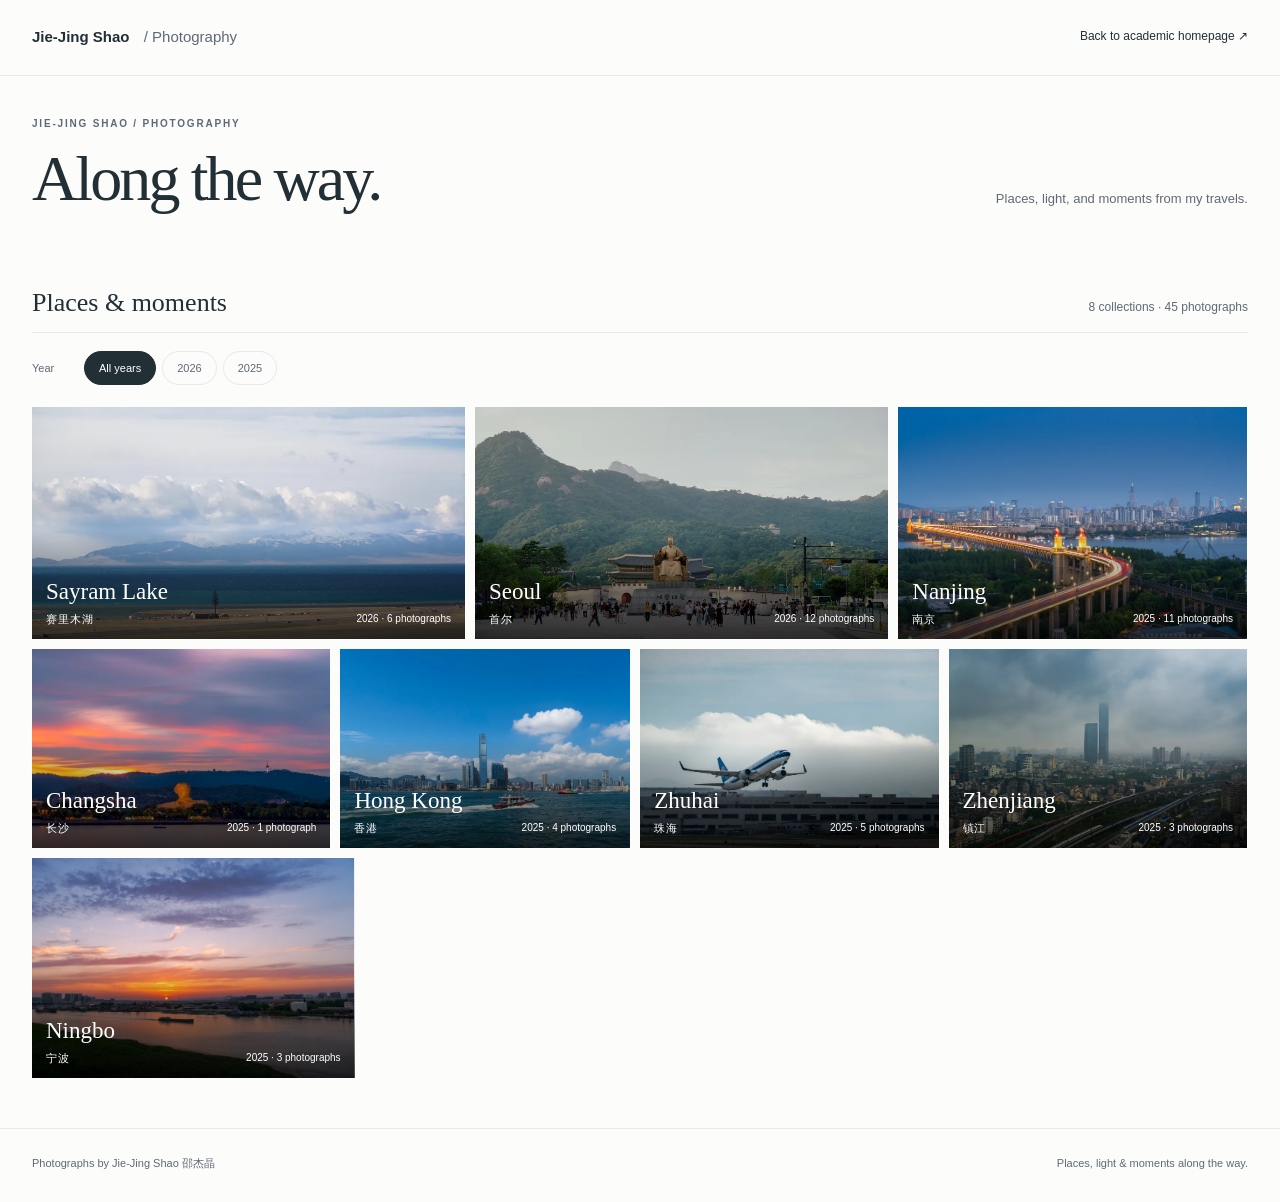
<file: photography.html>
<!doctype html>
<html lang="en">
<head>
  <meta charset="utf-8">
  <meta name="viewport" content="width=device-width, initial-scale=1">
  <meta name="description" content="Photographs by Jie-Jing Shao. Places, light, and moments from conference trips and travels.">
  <title>Photography · Jie-Jing Shao</title>
  <link rel="icon" href="img/favicon-clean-shaven.png">
  <link rel="stylesheet" href="style.css">
  <link rel="stylesheet" href="photography.css?v=20261018-collections-v2">
  <script defer src="photography/data.js"></script>
  <script defer src="photography.js?v=20261018-collections-v2"></script>
</head>
<body class="photo-page">
  <a class="photo-skip" href="#photo-main">Skip to photographs</a>
  <header class="photo-header">
    <a class="photo-wordmark" href="index.html#home">Jie-Jing Shao <span>/ Photography</span></a>
    <a class="photo-home" href="index.html#home">Back to academic homepage <span aria-hidden="true">↗</span></a>
  </header>
  <main id="photo-main" class="photo-main" tabindex="-1">
    <div id="photo-content"></div>
    <noscript><p>Please enable JavaScript to browse these photo collections. <a href="index.html">Return to homepage</a>.</p></noscript>
  </main>
  <footer class="photo-footer"><span>Photographs by Jie-Jing Shao <span lang="zh">邵杰晶</span></span><span>Places, light &amp; moments along the way.</span></footer>
  <dialog class="photo-lightbox" aria-label="Photograph viewer" aria-describedby="viewer-caption">
    <div class="viewer-bar"><span id="viewer-count" aria-live="polite"></span><button class="viewer-close" type="button" aria-label="Close photograph">Close <span aria-hidden="true">×</span></button></div>
    <div class="viewer-stage"><button class="viewer-prev" type="button" aria-label="Previous photograph">←</button><img class="viewer-image" alt=""><button class="viewer-next" type="button" aria-label="Next photograph">→</button><span class="viewer-loading" role="status" hidden>Loading photograph…</span></div>
    <div id="viewer-caption" class="viewer-caption" aria-live="polite"></div>
  </dialog>
</body>
</html>
</file>
<file: style.css>
:root {
  --bg: #ffffff;
  --text: #1b1f24;
  --muted: #5f6975;
  --line: #e7e9ee;
  --soft: #f6f8fb;
  --accent: #2f6f9f;
  --accent-strong: #174e73;
  --max: 980px;
}

* {
  box-sizing: border-box;
}

html {
  scroll-behavior: smooth;
}

body {
  margin: 0;
  background: var(--bg);
  color: var(--text);
  font-family: -apple-system, BlinkMacSystemFont, "Segoe UI", Arial, sans-serif;
  font-size: 16px;
  line-height: 1.65;
}

a {
  color: var(--accent);
  text-decoration: none;
}

a:hover {
  color: var(--accent-strong);
  text-decoration: underline;
}

.site-header {
  position: sticky;
  top: 0;
  z-index: 10;
  border-bottom: 1px solid var(--line);
  background: rgba(255, 255, 255, 0.94);
  backdrop-filter: blur(10px);
}

.nav {
  display: flex;
  align-items: center;
  justify-content: space-between;
  max-width: var(--max);
  margin: 0 auto;
  padding: 14px 24px;
}

.nav-links {
  display: flex;
  gap: 18px;
  font-size: 14px;
}

.nav-links a {
  color: var(--muted);
}

.container {
  max-width: var(--max);
  margin: 0 auto;
  padding: 44px 24px 72px;
}

.hero {
  display: grid;
  grid-template-columns: 220px 1fr;
  gap: 42px;
  align-items: start;
  padding-bottom: 34px;
  border-bottom: 1px solid var(--line);
}

.portrait {
  width: 220px;
  height: auto;
  aspect-ratio: 0.75;
  object-fit: cover;
  border-radius: 6px;
  border: 1px solid var(--line);
}

.hero h1 {
  margin: 0;
  font-size: 38px;
  line-height: 1.12;
  font-weight: 750;
  letter-spacing: 0;
}

.chinese-name {
  margin-left: 8px;
  color: var(--muted);
  font-weight: 500;
}

.hero p {
  margin: 0 0 13px;
}

.hero .role {
  margin: 12px 0 18px;
  color: var(--muted);
  font-size: 18px;
}

.link-row {
  display: flex;
  flex-wrap: wrap;
  gap: 8px;
  margin-top: 18px;
}

.pill {
  display: inline-flex;
  align-items: center;
  min-height: 32px;
  padding: 4px 11px;
  border: 1px solid var(--line);
  border-radius: 6px;
  background: var(--soft);
  color: var(--accent-strong);
  font-size: 14px;
  font-weight: 600;
}

section {
  padding: 34px 0 0;
}

.opportunities-heading {
  display: flex;
  flex-wrap: wrap;
  align-items: baseline;
  justify-content: space-between;
  gap: 6px 20px;
  margin-bottom: 12px;
}

.opportunities-heading h2 {
  margin: 0;
}

.opportunities-subtitle {
  margin: 0;
  color: var(--muted);
  font-size: 13px;
  font-weight: 400;
  line-height: 1.5;
}

.opportunities-description {
  margin: 0;
  color: var(--text);
  font-size: inherit;
  line-height: inherit;
}

.opportunities-description em,
.opportunities-description a {
  text-decoration: underline;
  text-underline-offset: 3px;
  text-decoration-thickness: 1px;
}

.topic-tags {
  display: flex;
  flex-wrap: wrap;
  gap: 6px;
  margin: 0 0 12px;
}

.topic-tags span {
  display: inline-flex;
  align-items: center;
  min-height: 24px;
  padding: 2px 8px;
  border: 1px solid transparent;
  border-radius: 999px;
  font-size: 12px;
  font-weight: 750;
  line-height: 1.3;
}

.topic-tags span:nth-child(1) {
  --tag-glow: 126 183 210;
  --tag-fallback: #e7f2f8;
  color: #185b79;
}

.topic-tags span:nth-child(2) {
  --tag-glow: 177 156 212;
  --tag-fallback: #f0ecf8;
  color: #52447d;
}

.topic-tags span:nth-child(3) {
  --tag-glow: 203 178 115;
  --tag-fallback: #f6f1e3;
  color: #75622b;
}

.topic-tags span:nth-child(4) {
  --tag-glow: 127 181 147;
  --tag-fallback: #eaf4ed;
  color: #2d6845;
}

.opportunities-actions {
  display: flex;
  flex-wrap: wrap;
  gap: 16px;
  margin-top: 10px;
}

.opportunities-primary,
.opportunities-secondary {
  display: inline-flex;
  align-items: center;
  gap: 6px;
  padding: 4px 0;
  color: var(--accent);
  font-size: 13px;
  font-weight: 500;
}

.opportunities-primary:hover,
.opportunities-secondary:hover {
  color: var(--accent-strong);
  text-decoration: underline;
}


h2 {
  margin: 0 0 18px;
  font-size: 23px;
  line-height: 1.25;
  letter-spacing: 0;
}

h3 {
  margin: 0 0 6px;
  font-size: 17px;
  line-height: 1.35;
}

.section-heading-row {
  display: flex;
  align-items: end;
  justify-content: space-between;
  gap: 28px;
  margin-bottom: 18px;
}

.section-heading-row h2 {
  margin-bottom: 0;
}

.section-kicker {
  margin: 0 0 6px;
  color: var(--accent);
  font-size: 11px;
  font-weight: 800;
  letter-spacing: 0.18em;
}

.section-intro {
  max-width: 320px;
  margin: 0;
  color: var(--muted);
  font-size: 14px;
  line-height: 1.5;
  text-align: right;
}

.mentorship-intro {
  max-width: 760px;
  margin: -4px 0 20px;
  color: var(--muted);
  font-size: 14px;
  line-height: 1.6;
}

.mentorship-table-wrap {
  overflow-x: auto;
  overscroll-behavior-x: contain;
}

.mentorship-table-wrap:focus-visible {
  outline: 2px solid var(--accent);
  outline-offset: 3px;
}

.mentorship-table {
  width: 100%;
  min-width: 932px;
  border-collapse: separate;
  border-spacing: 0;
  table-layout: fixed;
  font-size: 13px;
  line-height: 1.5;
}

.mentee-name-col { width: 14%; }
.mentee-research-col { width: 35%; }
.mentee-with-col { width: 23%; }
.mentee-now-col { width: 28%; }

.mentorship-table th,
.mentorship-table td {
  padding: 10px 8px;
  border-bottom: 1px solid var(--line);
  text-align: left;
  vertical-align: top;
  white-space: nowrap;
}

.mentorship-table th:first-child { padding-left: 0; }
.mentorship-table th:last-child,
.mentorship-table td:last-child { padding-right: 0; }

.mentorship-table thead th {
  padding-top: 10px;
  padding-bottom: 10px;
  border-top: 1px solid var(--line);
  color: var(--muted);
  font-size: 12px;
  font-weight: 650;
}

.mentorship-table .mentee-name {
  color: var(--text);
  font-size: 14px;
  font-weight: 700;
}

.mentorship-scroll-hint { display: none; }

.mentee-topics {
  display: flex;
  flex-wrap: nowrap;
  gap: 6px;
  margin-top: 0;
}

.mentorship-table .mentee-topics .topic-tag {
  font-size: 11px;
  min-height: 21px;
  padding: 2px 6px;
  border: 0;
  border-radius: 3px;
  background: var(--tag-fallback);
  box-shadow: none;
  -webkit-backdrop-filter: none;
  backdrop-filter: none;
}

.topic-tag {
  display: inline-flex;
  align-items: center;
  min-height: 22px;
  padding: 2px 8px;
  border: 1px solid transparent;
  border-radius: 999px;
  font-size: 10px;
  font-weight: 800;
  letter-spacing: 0.01em;
  line-height: 1.2;
}

.topic-rl {
  --tag-glow: 126 183 210;
  --tag-fallback: #e7f2f8;
  border-color: #9ac3d8;
  background: #dff0f7;
  color: #185b79;
}

.topic-nesy {
  --tag-glow: 203 178 115;
  --tag-fallback: #f6f1e3;
  border-color: #c9bb88;
  background: #f7f1dc;
  color: #75622b;
}

.topic-agents {
  --tag-glow: 127 181 147;
  --tag-fallback: #eaf4ed;
  border-color: #9fc5ae;
  background: #e4f2e8;
  color: #2d6845;
}

.topic-llm {
  --tag-glow: 177 156 212;
  --tag-fallback: #f0ecf8;
  border-color: #b8b0da;
  background: #eeeafa;
  color: #52447d;
}

.mentee-outputs {
  display: flex;
  flex-wrap: nowrap;
  align-items: center;
  gap: 5px 9px;
  margin-top: 4px;
}

.venue-chip {
  display: inline-flex;
  align-items: center;
  min-height: 18px;
  padding: 0;
  color: var(--accent-strong);
  font-size: 11px;
  font-weight: 650;
  line-height: 1.2;
}

.venue-count {
  margin-left: 2px;
  color: rgba(23, 78, 115, 0.72);
  font-size: 9px;
  font-weight: 800;
}

.mentee-period {
  display: block;
}

.mentorship-table abbr[title] {
  text-decoration: none;
  cursor: help;
}

.mentee-with { color: var(--muted); }

.mentee-with .mentee-role { color: var(--text); }

.mentee-with time {
  display: block;
  margin-top: 4px;
  color: var(--muted);
  font-size: 11px;
  white-space: nowrap;
}

.mentee-now { color: var(--accent-strong); }

.mentee-now .mentee-role { font-weight: 650; }

.path-subnote {
  display: block;
  margin-top: 4px;
  color: var(--muted);
  font-size: 11px;
  font-weight: 400;
}

@media (max-width: 979px) {
  .mentorship-scroll-hint {
    display: block;
    margin: 0 0 8px;
    color: var(--muted);
    font-size: 12px;
  }

  .mentorship-table th:first-child {
    position: sticky;
    left: 0;
    z-index: 1;
    background: var(--bg);
    border-right: 1px solid var(--line);
  }
}

@media (max-width: 440px) {
  /* Let each full column scroll into view on narrow phones. */
  .mentorship-table th:first-child {
    position: static;
    border-right: 0;
  }
}

.lead {
  max-width: 820px;
  color: var(--muted);
}

.plain-list {
  margin: 0;
  padding-left: 18px;
}

.plain-list li {
  margin-bottom: 8px;
}

.award-list {
  padding-left: 0;
  list-style: none;
}

.award-list li {
  display: grid;
  grid-template-columns: 1.4rem minmax(0, 1fr);
  column-gap: 4px;
  align-items: start;
}

.award-icon {
  line-height: 1.65;
  text-align: center;
}

.award-keyword {
  transition: color 180ms ease, text-shadow 180ms ease;
}

.award-list li:hover .award-keyword,
.award-list li:focus-within .award-keyword {
  color: #bf4d6c;
  text-shadow: 0 1px 10px rgba(191, 77, 108, 0.16);
}

#news h2 {
  font-style: italic;
}

.news-scroll-area {
  max-height: 19rem;
  overflow-y: auto;
  padding-right: 14px;
  scrollbar-gutter: stable;
  scrollbar-color: #9ba9b6 var(--soft);
  scrollbar-width: thin;
}

.news-scroll-area:focus-visible {
  outline: 2px solid rgba(47, 111, 159, 0.45);
  outline-offset: 4px;
}

.news-scroll-area::-webkit-scrollbar {
  width: 8px;
}

.news-scroll-area::-webkit-scrollbar-track {
  border-radius: 999px;
  background: var(--soft);
}

.news-scroll-area::-webkit-scrollbar-thumb {
  border: 2px solid var(--soft);
  border-radius: 999px;
  background: #9ba9b6;
}

.news-scroll-area::-webkit-scrollbar-thumb:hover {
  background: var(--accent);
}

.news-list {
  margin: 0;
  padding-left: 2em;
  list-style: disc;
}

.news-list li {
  position: relative;
  margin-bottom: 0.5em;
  padding: 0.24rem 0;
  line-height: 1.5;
  transition: color 0.3s ease, transform 0.3s cubic-bezier(0.4, 0, 0.2, 1);
}

.news-list li:hover {
  color: #fe667b;
  transform: translateX(8px);
}

.news-list em {
  font-style: italic;
  font-weight: 650;
}

.news-list a {
  text-decoration: underline;
  transition: color 0.3s ease;
}

.news-list a:hover {
  color: #fe667b;
}

/* Research overview: broad research areas with representative work. */
.research-intro {
  max-width: none;
  margin-bottom: 22px;
}

.research-grid {
  position: relative;
  isolation: isolate;
  display: grid;
  grid-template-columns: repeat(2, minmax(0, 1fr));
  gap: 16px;
}

/* Soft light behind the panels gives the translucent surface depth. */
.research-grid::before {
  position: absolute;
  z-index: -1;
  inset: 8px;
  border-radius: 28px;
  background:
    radial-gradient(ellipse at 8% 18%, rgb(132 188 229 / 32%), transparent 42%),
    radial-gradient(ellipse at 92% 12%, rgb(224 193 138 / 28%), transparent 40%),
    radial-gradient(ellipse at 22% 90%, rgb(139 195 165 / 28%), transparent 42%);
  filter: blur(18px);
  pointer-events: none;
  content: "";
}

.research-item {
  --research-color: #315d8c;
  --research-tint: #f4f8fc;
  --research-glow: 126 178 220;
  position: relative;
  display: flex;
  flex-direction: column;
  min-width: 0;
  padding: 19px 20px;
  border: 1px solid rgb(255 255 255 / 88%);
  border-radius: 22px;
  background:
    radial-gradient(ellipse at 100% 100%, rgb(var(--research-glow) / 19%), transparent 65%),
    linear-gradient(135deg, rgb(255 255 255 / 86%), rgb(255 255 255 / 42%) 48%, rgb(255 255 255 / 66%));
  -webkit-backdrop-filter: blur(22px) saturate(145%);
  backdrop-filter: blur(22px) saturate(145%);
  box-shadow:
    inset 0 1px 0 rgb(255 255 255 / 96%),
    inset 0 -1px 0 rgb(var(--research-glow) / 18%),
    0 0 0 1px rgb(var(--research-glow) / 14%),
    0 8px 24px -12px rgb(35 58 77 / 22%);
  transition: transform 240ms ease, box-shadow 240ms ease;
}

/* A curved reflection along the rim, without covering interactive text. */
.research-item::before {
  position: absolute;
  inset: 0;
  border-radius: inherit;
  background: linear-gradient(120deg, rgb(255 255 255 / 65%), transparent 34%, transparent 70%, rgb(255 255 255 / 40%));
  pointer-events: none;
  content: "";
}

.research-item > * {
  position: relative;
}

.research-item:focus-within {
  box-shadow:
    inset 0 1px 0 #fff,
    0 0 0 1px rgb(var(--research-glow) / 44%),
    0 12px 28px -12px rgb(35 58 77 / 26%);
}

@media (hover: hover) and (pointer: fine) and (prefers-reduced-motion: no-preference) {
  .research-item:hover {
    transform: translateY(-3px);
    box-shadow:
      inset 0 1px 0 #fff,
      inset 0 -1px 0 rgb(var(--research-glow) / 24%),
      0 0 0 1px rgb(var(--research-glow) / 24%),
      0 16px 32px -14px rgb(35 58 77 / 28%);
  }
}

.research-neuro-symbolic {
  --research-color: #75603e;
  --research-tint: #fcfaf5;
  --research-glow: 207 179 122;
}

.research-learning {
  --research-color: #3d6c59;
  --research-tint: #f5f9f6;
  --research-glow: 128 182 151;
}

@supports not ((backdrop-filter: blur(1px)) or (-webkit-backdrop-filter: blur(1px))) {
  .research-item {
    background: linear-gradient(135deg, #fff, var(--research-tint));
  }
}

@media (prefers-reduced-transparency: reduce) {
  .research-item {
    background: var(--research-tint);
    -webkit-backdrop-filter: none;
    backdrop-filter: none;
  }

  .research-grid::before,
  .research-item::before {
    display: none;
  }
}

.research-item h3 {
  margin: 0 0 9px;
  color: var(--research-color);
  font-size: 16px;
  line-height: 1.4;
  letter-spacing: -0.2px;
}

.research-icon {
  margin-right: 3px;
}

.research-subtopics {
  display: grid;
  gap: 7px;
  margin: 0;
  padding: 0;
  list-style: none;
  font-size: 10.5px;
  line-height: 1.8;
}

.research-subtopics h4 {
  display: inline;
  margin: 0 4px 0 0;
  color: var(--text);
  font-size: 11.5px;
  font-weight: 650;
  line-height: 2.2;
}

.research-papers {
  display: inline;
}

.research-papers .research-paper:not(:last-child)::after {
  content: ", ";
  color: var(--muted);
  text-decoration: none;
  display: inline-block;
  margin-right: 3px;
}

.research-paper {
  appearance: none;
  display: inline-block;
  vertical-align: baseline;
  margin: 0;
  padding: 0;
  border: 0;
  border-radius: 0;
  background: transparent;
  color: var(--research-color);
  font: inherit;
  font-size: 10.5px;
  font-weight: 650;
  line-height: 1.5;
  white-space: nowrap;
  text-decoration: underline dotted;
  text-underline-offset: 3px;
  cursor: pointer;
}

.research-paper:hover,
.research-paper:focus-visible,
.research-paper[aria-expanded="true"] {
  color: var(--accent-strong);
  text-decoration-style: solid;
}

/* Interactive paper details, inspired by zhiningliu.com's research popovers. */
.research-popover {
  position: fixed;
  z-index: 30;
  width: min(360px, calc(100vw - 24px));
  max-height: calc(100dvh - 24px);
  overflow-y: auto;
  overscroll-behavior: contain;
  padding: 16px;
  border: 1px solid #cfd9e4;
  border-radius: 6px;
  background: var(--bg);
  box-shadow: 0 12px 30px rgb(23 32 42 / 16%);
  line-height: 1.45;
}

.research-popover[hidden] { display: none; }

.research-popover-close {
  position: absolute;
  top: 6px;
  right: 6px;
  width: 28px;
  height: 28px;
  border: 0;
  border-radius: 4px;
  background: transparent;
  color: var(--muted);
  font-size: 20px;
  cursor: pointer;
}

.research-popover-close:hover { background: var(--soft); }

.research-popover-venue {
  padding-right: 26px;
  color: #95602e;
  font-size: 12px;
  font-weight: 750;
}

.research-popover h3 {
  margin: 6px 18px 12px 0;
  color: var(--text);
  font-size: 16px;
  line-height: 1.4;
}

.research-popover-insight {
  margin: 12px 0;
  padding: 9px 10px;
  border-left: 3px solid var(--accent);
  background: var(--soft);
  font-size: 13px;
}

.research-popover-insight strong,
.research-popover-resources > strong {
  display: block;
  margin-bottom: 4px;
  font-size: 11px;
}

.research-popover-topics,
.research-popover-links {
  display: flex;
  flex-wrap: wrap;
  gap: 6px;
}

.research-popover-topics span {
  padding: 2px 6px;
  border: 1px solid var(--line);
  border-radius: 4px;
  color: var(--muted);
  font-size: 10px;
}

.research-popover-resources {
  margin-top: 12px;
  padding-top: 10px;
  border-top: 1px solid var(--line);
}

.research-popover-links a {
  padding: 4px 8px;
  border: 1px solid #c8d5e3;
  border-radius: 4px;
  font-size: 12px;
  font-weight: 650;
}

.research-popover-links a:hover {
  background: var(--soft);
}

.research-popover-highlights .pub-highlight {
  margin: 7px 0;
  font-size: 11px;
}

.research-popover-highlights .pub-highlight > strong,
.research-popover-highlights .pub-highlight > span {
  display: block;
}

#research-heading { scroll-margin-top: 95px; }

.education-list {
  margin: 0;
  padding-left: 22px;
  color: var(--text);
}

.education-list > li {
  margin-bottom: 12px;
  padding-left: 2px;
}

.education-list ul {
  margin: 8px 0 0;
  padding-left: 22px;
  color: var(--text);
}

.education-list ul li {
  margin-bottom: 6px;
}

.education-list strong {
  color: var(--text);
  font-weight: 750;
}

.pub-toolbar {
  display: flex;
  flex-wrap: wrap;
  gap: 8px;
  margin-bottom: 18px;
}

.pub-toolbar button {
  min-height: 34px;
  padding: 5px 12px;
  border: 1px solid var(--line);
  border-radius: 6px;
  background: #fff;
  color: var(--muted);
  font: inherit;
  font-size: 14px;
  font-weight: 650;
  cursor: pointer;
}

.pub-toolbar button.active {
  border-color: var(--accent);
  background: #eef6fb;
  color: var(--accent-strong);
}

.pub-list {
  display: grid;
  gap: 22px;
}

#pubs-viewport p {
  margin: 0 0 10px;
  color: var(--muted);
}

#pubs-viewport ul {
  margin: 0;
  padding-left: 20px;
}

#pubs-viewport li {
  margin-bottom: 12px;
}

.pub-item-with-img {
  display: grid;
  grid-template-columns: 180px 1fr;
  gap: 20px;
  align-items: start;
  margin-left: 0;
  list-style: none;
}

.pub-thumbnail {
  width: 180px;
  height: 120px;
  object-fit: contain;
  object-position: center top;
  border: 1px solid var(--line);
  border-radius: 6px;
  background: #fff;
}

.pub-content {
  min-width: 0;
}

.pub-year,
.pub-topic {
  margin: 18px 0 8px;
  color: var(--accent-strong);
  font-weight: 750;
}

.publication {
  display: grid;
  grid-template-columns: 170px 1fr;
  gap: 20px;
  align-items: start;
  padding-bottom: 22px;
  border-bottom: 1px solid var(--line);
}

.publication[hidden] {
  display: none;
}

.publication img {
  width: 170px;
  height: 112px;
  object-fit: contain;
  border: 1px solid var(--line);
  border-radius: 6px;
  background: #fff;
}

.venue {
  color: var(--accent-strong);
  font-weight: 750;
}

.authors,
.note {
  margin: 3px 0 0;
  color: var(--muted);
  font-size: 14px;
}

.pub-links {
  display: flex;
  flex-wrap: wrap;
  gap: 12px;
  margin-top: 7px;
  font-size: 14px;
  font-weight: 650;
}

.project-list {
  color: var(--muted);
}

.project-list p {
  margin: 3px 0 8px;
}

.project-list strong {
  color: var(--text);
}

.project-items {
  margin: 0;
  padding-left: 18px;
}

.project-items > li {
  margin-bottom: 16px;
}

.project-items ul {
  margin: 4px 0 0;
  padding-left: 20px;
}

.project-items ul li {
  margin-bottom: 6px;
}

.footer {
  margin-top: 44px;
  padding-top: 22px;
  border-top: 1px solid var(--line);
  color: var(--muted);
  font-size: 14px;
}

@media (max-width: 760px) {
  .nav {
    align-items: flex-start;
    flex-direction: column;
    gap: 10px;
  }

  .nav-links {
    gap: 12px;
    overflow-x: auto;
    width: 100%;
    padding-bottom: 2px;
  }

  .hero,
  .publication,
  .research-grid {
    grid-template-columns: 1fr;
  }

  .section-heading-row {
    align-items: flex-start;
    flex-direction: column;
    gap: 8px;
  }

  .section-intro {
    max-width: 460px;
    text-align: left;
  }


  .portrait {
    width: 180px;
  }

  .hero h1 {
    font-size: 32px;
  }

  .news-list {
    padding-left: 1.4em;
  }

  .news-scroll-area {
    max-height: 20rem;
    padding-right: 10px;
  }

  .publication img {
    width: 100%;
    max-width: 260px;
    height: 150px;
  }

  .pub-item-with-img {
    grid-template-columns: 1fr;
  }

  .pub-thumbnail {
    width: 100%;
    max-width: 260px;
    height: 150px;
  }
}

/* Separate pages, with URL-addressable navigation. */
[hidden] { display: none !important; }
.nav { flex-direction: column; align-items: flex-start; gap: 8px; padding-bottom: 0; }
.nav-links { width: 100%; gap: 22px; overflow-x: auto; }
.nav-links a { flex: 0 0 auto; padding: 10px 0 13px; border-bottom: 3px solid transparent; }
.nav-links a[aria-current="page"] { color: var(--accent-strong); border-color: var(--accent); font-weight: 700; }
.nav-links a:hover { text-decoration: none; color: var(--accent-strong); }
main > section { scroll-margin-top: 125px; }
main > section:not([hidden]) { animation: page-in 180ms ease-out; }
.container { min-height: calc(100vh - 100px); }
#experience > h2:not(:first-child), #service > h2:not(:first-child) { margin-top: 32px; }
.education-list { list-style: none; padding-left: 22px; border-left: 2px solid var(--line); }
.education-list > li { position: relative; margin-bottom: 28px; }
.education-list > li::before { content: ''; position: absolute; left: -29px; top: 8px; width: 10px; height: 10px; border-radius: 50%; background: var(--accent); border: 2px solid white; }
.work-list p { margin: 4px 0; color: var(--muted); }
#publications > h2, #experience > h2:first-child { margin-top: 0; }
.pub-toolbar { border-bottom: 1px solid var(--line); padding-bottom: 18px; margin-bottom: 24px; }
#pubs-viewport ul { padding: 0; list-style: none; }
#pubs-viewport li { padding: 24px; margin: 0 0 18px; border: 1px solid var(--line); border-radius: 10px; background: #fff; box-shadow: 0 3px 14px rgba(23, 78, 115, .035); transition: border-color 180ms, box-shadow 180ms; }
#pubs-viewport li:hover { border-color: #b5cbdc; box-shadow: 0 6px 22px rgba(23, 78, 115, .08); }
.pub-item-with-img { grid-template-columns: 210px minmax(0, 1fr); gap: 26px; }
.pub-thumbnail { width: 210px; height: 150px; padding: 8px; background: var(--soft); object-position: center; }
.pub-content { font-size: 14px; line-height: 1.7; }
.pub-content > b:first-child, .paper-title { display: block; margin: 0 0 9px; color: var(--accent-strong); font-size: 18px; font-weight: 700; line-height: 1.45; }
.pub-content > b:first-child + br { display: none; }
#pubs-viewport .paper-authors { color: var(--muted); margin: 0 0 8px; }
.paper-authors b { color: var(--text); }
.paper-citation { color: var(--muted); }
.paper-citation b, .pub-links > b { color: var(--accent-strong); background: #edf4f9; border-radius: 4px; padding: 3px 8px; }
.pub-links { align-items: center; gap: 7px; margin: 12px 0; }
.pub-links a { display: inline-block; padding: 3px 9px; border: 1px solid #cddde9; border-radius: 4px; font-size: 12px; line-height: 1.6; }
.pub-links a:hover { background: var(--accent-strong); color: white; border-color: var(--accent-strong); text-decoration: none; }
.pub-year, .pub-topic { display: flex; align-items: center; gap: 18px; margin: 32px 0 18px; font-size: 22px; }
.pub-year::after, .pub-topic::after { content: ''; height: 1px; background: var(--line); flex: 1; }
:focus-visible { outline: 2px solid var(--accent); outline-offset: 4px; }
[id^="pub-"], #education { scroll-margin-top: 135px; }
@keyframes page-in { from { opacity: .5; } to { opacity: 1; } }
@media (max-width: 760px) {
  .nav-links { gap: 19px; }
  .pub-item-with-img { grid-template-columns: 1fr; gap: 18px; }
  #pubs-viewport li { padding: 18px; }
  .pub-thumbnail { width: 100%; max-width: none; height: 185px; }
  .paper-title, .pub-content > b:first-child { font-size: 17px; }
}
@media (prefers-reduced-motion: reduce) {
  html { scroll-behavior: auto; }
  main > section:not([hidden]) { animation: none; }
  * { transition: none !important; }
}

/* Publication view contract (set by showPublicationView in site.js):
   selected: spacious image cards; date/topic: compact text-only bibliography.
   Scope future view-specific changes here so full lists never inherit image layouts. */
#pubs-viewport[data-view="selected"] .paper-citation { margin: 0 0 12px; }
.pub-image-link { display: block; border-radius: 6px; cursor: zoom-in; }
.pub-image-link .pub-thumbnail { display: block; max-width: 100%; }
.pub-image-link:hover .pub-thumbnail { border-color: var(--accent); }
#pubs-viewport:not([data-view="selected"]) li {
  padding: 20px 0;
  margin: 0;
  border: 0;
  border-bottom: 1px solid var(--line);
  border-radius: 0;
  box-shadow: none;
  background: transparent;
}
#pubs-viewport:not([data-view="selected"]) li:hover { box-shadow: none; }
#pubs-viewport:not([data-view="selected"]) .paper-title { font-size: 17px; margin-bottom: 6px; }
#pubs-viewport:not([data-view="selected"]) .pub-links { margin: 9px 0 0; }
#pubs-viewport:not([data-view="selected"]) .pub-links a {
  padding: 0; border: 0; border-radius: 0; font-size: 13px;
}
#pubs-viewport:not([data-view="selected"]) .pub-links a:hover {
  background: transparent; color: var(--accent-strong); text-decoration: underline;
}
#pubs-viewport:not([data-view="selected"]) .pub-links { gap: 16px; }
#pubs-viewport:not([data-view="selected"]) .pub-thumbnail { display: none; }

/* All views put the Paper URL on the title to avoid a redundant resource row.
   Hover and keyboard focus share the same affordance; unlinked titles stay plain. */
#pubs-viewport:not([data-view="selected"]) .paper-title a {
  color: inherit;
  text-decoration: none;
  transition: color 160ms ease;
}
#pubs-viewport:not([data-view="selected"]) .paper-title a:hover,
#pubs-viewport:not([data-view="selected"]) .paper-title a:focus-visible {
  color: #087fba;
  text-decoration: underline;
  text-underline-offset: 4px;
  text-decoration-thickness: 1px;
}

/* Topic tags and matching section headings share a color token.
   Navigation wraps on narrow screens; anchors clear the fixed site header. */
.topic-blue { --topic-ink: #225a9e; --topic-bg: #edf5ff; --tag-glow: 126 178 220; }
.topic-purple { --topic-ink: #7350a2; --topic-bg: #f5effc; --tag-glow: 177 156 212; }
.topic-orange { --topic-ink: #99501b; --topic-bg: #fff3e7; --tag-glow: 220 166 119; }
.topic-green { --topic-ink: #28734e; --topic-bg: #edf8f1; --tag-glow: 127 181 147; }
.topic-rose { --topic-ink: #9c3863; --topic-bg: #fff0f6; --tag-glow: 216 149 178; }
.topic-slate { --topic-ink: #4c647a; --topic-bg: #eff4f8; --tag-glow: 148 173 195; }
.topic-selected { --topic-ink: #176b70; --topic-bg: #eaf7f5; --tag-glow: 120 182 179; }
.topic-date { --topic-ink: #856619; --topic-bg: #fff8df; --tag-glow: 203 178 115; }
.pub-toolbar { gap: 10px; border-bottom: 0; padding-bottom: 0; margin-bottom: 30px; }
.pub-toolbar button {
  display: inline-flex; align-items: center; justify-content: center; gap: 8px;
  max-width: 100%; min-height: 40px; padding: 7px 16px;
  border: 1.5px solid rgb(var(--tag-glow) / 50%); border-radius: 999px;
  background:
    linear-gradient(160deg, rgb(255 255 255 / 90%), rgb(255 255 255 / 35%) 48%, rgb(var(--tag-glow) / 23%)),
    rgb(var(--tag-glow) / 10%);
  color: var(--topic-ink);
  -webkit-backdrop-filter: blur(12px) saturate(135%);
  backdrop-filter: blur(12px) saturate(135%);
  box-shadow: inset 0 1px 0 #fff, inset 0 -1px 0 rgb(255 255 255 / 60%), 0 2px 5px rgb(35 58 77 / 5%);
  font-size: 14px; font-weight: 650; line-height: 1.5;
  transition: border-color 160ms ease, box-shadow 160ms ease;
}
.pub-toolbar button.active {
  color: var(--topic-ink);
  border-color: var(--topic-ink);
  box-shadow: inset 0 0 0 1.5px var(--topic-ink), inset 0 3px 5px rgb(255 255 255 / 85%), 0 3px 8px rgb(var(--tag-glow) / 20%);
}
.pub-toolbar button:hover { border-color: var(--topic-ink); }
.pub-toolbar button:focus-visible { outline: 2px solid var(--topic-ink); outline-offset: 4px; }
.publication-tag-count { opacity: .75; white-space: nowrap; font-size: .9em; }
.pub-topic[id^="topic-"] { color: var(--topic-ink); scroll-margin-top: 150px; }

/* Selected publications: larger artwork and a restrained editorial hierarchy. */
#pubs-viewport[data-view="selected"] > p { font-size: 13px; margin-bottom: 20px; }
#pubs-viewport[data-view="selected"] li {
  grid-template-columns: 270px minmax(0, 1fr);
  gap: 28px;
  padding: 25px 0 29px;
  margin: 0;
  border: 0;
  border-bottom: 1px solid var(--line);
  border-radius: 0;
  box-shadow: none;
}
#pubs-viewport[data-view="selected"] li:hover { box-shadow: none; border-color: var(--line); }
#pubs-viewport[data-view="selected"] .pub-thumbnail {
  width: 270px; height: 190px; padding: 0;
  background: #fff; border: 1px solid #edf0f3;
}
#pubs-viewport[data-view="selected"] .paper-citation { margin: 0 0 10px; font-size: 12px; line-height: 1.6; }
#pubs-viewport[data-view="selected"] .paper-citation b { display: inline-block; padding: 3px 9px; font-weight: 650; }
#pubs-viewport[data-view="selected"] .paper-title { color: #202f3c; font-size: 18px; line-height: 1.45; margin-bottom: 9px; }
#pubs-viewport[data-view="selected"] .paper-authors { font-size: 13px; line-height: 1.7; margin-bottom: 12px; }
#pubs-viewport[data-view="selected"] .pub-highlight {
  border-left: 2px solid #a6bfce; padding: 2px 0 2px 11px; margin: 13px 0;
  font-size: 13px; line-height: 1.6;
}
#pubs-viewport[data-view="selected"] .pub-highlight strong { display: block; color: var(--accent-strong); font-weight: 650; }
#pubs-viewport[data-view="selected"] .pub-highlight span { display: block; color: var(--muted); font-size: 12px; }
#pubs-viewport[data-view="selected"] .pub-highlight-award { border-color: #c9a55b; }
#pubs-viewport[data-view="selected"] .pub-highlight-award strong { color: #85601c; }
#pubs-viewport[data-view="selected"] .pub-highlights {
  display: grid; grid-template-columns: repeat(auto-fit, minmax(min(100%, 250px), 1fr));
  gap: 4px 18px; margin: 13px 0;
}
#pubs-viewport[data-view="selected"] .pub-highlights .pub-highlight { margin: 0; }
#pubs-viewport[data-view="selected"] .pub-links { display: flex; flex-wrap: wrap; gap: 5px 16px; margin: 14px 0 0; }
#pubs-viewport[data-view="selected"] .pub-links a {
  padding: 3px 0; border: 0; border-radius: 0; color: var(--muted); font-size: 12px; font-weight: 400;
}
#pubs-viewport[data-view="selected"] .pub-links .pub-resource-primary { color: var(--accent-strong); font-weight: 650; }
#pubs-viewport[data-view="selected"] .pub-links a:hover { background: transparent; color: var(--accent); text-decoration: underline; text-underline-offset: 4px; }
@media (max-width: 900px) and (min-width: 761px) {
  #pubs-viewport[data-view="selected"] li { grid-template-columns: 230px minmax(0, 1fr); gap: 22px; }
  #pubs-viewport[data-view="selected"] .pub-thumbnail { width: 230px; height: 165px; }
}
@media (max-width: 760px) {
  #pubs-viewport[data-view="selected"] li { grid-template-columns: minmax(0, 1fr); gap: 18px; padding: 22px 0 26px; }
  #pubs-viewport[data-view="selected"] .pub-thumbnail { width: 100%; height: auto; max-height: 240px; object-fit: contain; }
  #pubs-viewport[data-view="selected"] .paper-title { font-size: 17px; }
  #pubs-viewport[data-view="selected"] .pub-links a { padding: 8px 0; }
}

/* Compact paper badges share the toolbar topic tokens. */
.pub-paper-meta { display: flex; flex-wrap: wrap; align-items: center; gap: 8px 12px; margin-bottom: 12px; }
#pubs-viewport[data-view="selected"] .pub-paper-meta .paper-citation { margin: 0; }
.pub-paper-topics { display: flex; flex-wrap: wrap; align-items: center; gap: 7px; }
.pub-paper-venue {
  display: inline-block; padding: 4px 11px; border-radius: 999px;
  background: #edf4f9; color: var(--accent-strong);
  font-size: 12px; font-weight: 650; line-height: 1.5;
}
.pub-paper-topic {
  display: inline-block; padding: 4px 11px; border-radius: 999px;
  background: var(--topic-bg); color: var(--topic-ink);
  font-size: 12px; font-weight: 650; line-height: 1.5;
}
#pubs-viewport:not([data-view="selected"]) .pub-paper-meta { margin: 0 0 8px; }

/* Dense publication labels use surface highlights without per-label blur. */
.pub-paper-venue,
#pubs-viewport[data-view="selected"] .paper-citation b {
  --tag-glow: 137 179 210;
  --topic-bg: #edf4f9;
}
.pub-paper-venue,
.pub-paper-topic,
#pubs-viewport[data-view="selected"] .paper-citation b {
  border: 1px solid rgb(var(--tag-glow) / 25%);
  border-radius: 999px;
  background:
    linear-gradient(160deg, rgb(255 255 255 / 88%), rgb(255 255 255 / 35%) 50%, rgb(var(--tag-glow) / 15%)),
    rgb(var(--tag-glow) / 8%);
  box-shadow: inset 0 1px 0 rgb(255 255 255 / 95%);
}
@supports not ((backdrop-filter: blur(1px)) or (-webkit-backdrop-filter: blur(1px))) {
  .pub-toolbar button { background: var(--topic-bg); }
}
@media (prefers-reduced-transparency: reduce) {
  .pub-toolbar button,
  .pub-paper-venue,
  .pub-paper-topic,
  #pubs-viewport[data-view="selected"] .paper-citation b {
    background: var(--topic-bg);
    -webkit-backdrop-filter: none;
    backdrop-filter: none;
  }
}

/* Contact/profile links: keep tooltips out of document flow. */
.profile-link {
  --tag-glow: 137 179 210;
  --tag-fallback: #edf4f9;
  position: relative;
  gap: 6px;
  min-height: 34px;
  border-radius: 999px;
  white-space: nowrap;
  transition: border-color 180ms ease, box-shadow 180ms ease, transform 180ms ease;
}
.profile-link,
.topic-tags span,
.mentee-topics .topic-tag {
  border: 1px solid rgb(var(--tag-glow) / 30%);
  background:
    linear-gradient(160deg, rgb(255 255 255 / 90%), rgb(255 255 255 / 40%) 48%, rgb(var(--tag-glow) / 20%)),
    rgb(var(--tag-glow) / 8%);
  -webkit-backdrop-filter: blur(12px) saturate(135%);
  backdrop-filter: blur(12px) saturate(135%);
  box-shadow: inset 0 1px 0 rgb(255 255 255 / 95%), inset 0 -1px 0 rgb(255 255 255 / 50%), 0 2px 5px rgb(35 58 77 / 5%);
}
/* These are descriptive labels; keep their finish quieter than the links. */
.topic-tags span,
.mentee-topics .topic-tag {
  font-weight: 650;
  box-shadow: inset 0 1px 0 rgb(255 255 255 / 90%), 0 1px 3px rgb(35 58 77 / 4%);
}
.profile-logo { width: 16px; height: 16px; flex: 0 0 16px; fill: currentColor; }
.profile-link:hover, .profile-link:focus-visible {
  z-index: 2;
  border-color: rgb(var(--tag-glow) / 65%);
  color: var(--accent-strong);
  box-shadow: inset 0 1px 0 #fff, inset 0 -1px 0 rgb(255 255 255 / 65%), 0 5px 12px rgb(35 58 77 / 11%);
  text-decoration: none;
}
@media (hover: hover) and (pointer: fine) and (prefers-reduced-motion: no-preference) {
  .profile-link:hover { transform: translateY(-1px); }
}
@supports not ((backdrop-filter: blur(1px)) or (-webkit-backdrop-filter: blur(1px))) {
  .profile-link, .topic-tags span, .mentee-topics .topic-tag { background: var(--tag-fallback); }
}
@media (prefers-reduced-transparency: reduce) {
  .profile-link, .topic-tags span, .mentee-topics .topic-tag {
    background: var(--tag-fallback);
    -webkit-backdrop-filter: none;
    backdrop-filter: none;
  }
}
.profile-link:focus-visible { outline: 2px solid var(--accent); outline-offset: 3px; }
.profile-tooltip {
  position: absolute;
  bottom: calc(100% + 8px);
  left: 50%;
  transform: translateX(calc(-50% + var(--tooltip-shift, 0px)));
  z-index: 20;
  width: max-content;
  max-width: calc(100vw - 24px);
  padding: 7px 10px;
  border-radius: 6px;
  background: #253443;
  color: #fff;
  font-size: 12px;
  font-weight: 500;
  line-height: 1.5;
  white-space: normal;
  overflow-wrap: anywhere;
  box-shadow: 0 4px 12px #1b1f2420;
  visibility: hidden;
  opacity: 0;
  transition: opacity .15s, visibility .15s;
}
.profile-tooltip::after { content: ''; position: absolute; top: 100%; left: 0; width: 100%; height: 10px; }
.profile-link:not(.tooltip-dismissed):hover .profile-tooltip,
.profile-link:not(.tooltip-dismissed):focus-visible .profile-tooltip { visibility: visible; opacity: 1; }
@media (hover: none) { .profile-link { min-height: 44px; } }
@media (prefers-reduced-motion: reduce) { .profile-link, .profile-tooltip { transition: none; } }

.profile-copy { font-family: inherit; line-height: inherit; cursor: pointer; }
.profile-copy-status { position: absolute; width: 1px; height: 1px; padding: 0; overflow: hidden; clip-path: inset(50%); white-space: nowrap; }
.profile-copy.copy-feedback .profile-tooltip { visibility: visible; opacity: 1; }
</file>
<file: photography.css>
/* A compact photographic gallery. Homepage preview styles remain separate. */
.photo-page { --photo-ink: #222f35; color: var(--photo-ink); background: #fcfcfa; }
.photo-header, .photo-main, .photo-footer { max-width: 1600px; margin: auto; padding-left: 32px; padding-right: 32px; }
.photo-header { display: flex; justify-content: space-between; align-items: center; gap: 24px; padding-top: 25px; padding-bottom: 25px; border-bottom: 1px solid var(--line); }
.photo-header a { color: var(--photo-ink); }
.photo-wordmark { font-size: 15px; font-weight: 650; }
.photo-wordmark span { font-weight: 400; color: var(--muted); margin-left: 10px; }
.photo-home { font-size: 12px; }
.photo-main { padding-top: 40px; min-height: 70vh; }
.photo-main:focus { outline: none; }
.photo-intro { display: flex; justify-content: space-between; gap: 24px; align-items: end; margin-bottom: 38px; }
.photo-kicker { font-size: 10px; font-weight: 650; letter-spacing: .18em; margin: 0 0 12px; color: var(--muted); }
.photo-page h1 { font: 400 clamp(40px, 5vw, 64px)/1.1 Georgia, serif; letter-spacing: -.045em; margin: 0; }
.photo-intro-note { font-size: 13px; color: var(--muted); margin: 0 0 5px; }
.photo-collections { scroll-margin-top: 20px; }
.collections-heading { display: flex; align-items: baseline; justify-content: space-between; gap: 20px; border-bottom: 1px solid var(--line); padding-bottom: 14px; }
.collections-heading h2 { border: 0; padding: 0; margin: 0; font: 400 26px/1.2 Georgia, serif; }
.collections-heading > span { color: var(--muted); font-size: 12px; }
.gallery-controls { display: grid; gap: 8px; padding: 18px 0 22px; }
.photo-filters { display: flex; flex-wrap: wrap; align-items: center; gap: 6px; }
.filter-label { width: 46px; color: var(--muted); font-size: 11px; }
.photo-filters button { cursor: pointer; border: 1px solid var(--line); border-radius: 20px; background: transparent; color: var(--muted); font: inherit; font-size: 11px; padding: 5px 14px; min-height: 34px; }
.photo-filters button[aria-pressed="true"] { background: var(--photo-ink); color: white; border-color: var(--photo-ink); }
.photo-filters button:hover { border-color: var(--photo-ink); }
.photo-wall { display: flex; flex-wrap: wrap; align-content: start; gap: 10px; }
.wall-photo { position: relative; display: block; flex: none; max-width: 100%; padding: 0; border: 0; background: #e9eeef; overflow: hidden; cursor: zoom-in; }
.wall-photo img { width: 100%; height: 100%; display: block; object-fit: contain; }
.wall-caption { position: absolute; inset: auto 0 0; display: flex; justify-content: space-between; align-items: end; gap: 12px; padding: 28px 14px 12px; color: white; background: linear-gradient(transparent, rgba(0,0,0,.7)); text-align: left; opacity: 0; transition: opacity .2s; pointer-events: none; }
.collection-cover { cursor: pointer; }
.collection-cover .wall-caption { opacity: 1; padding-top: 48px; flex-wrap: wrap; gap: 6px 12px; }
.collection-cover .wall-caption strong { font: 400 23px/1.2 Georgia, serif; }
.collection-local { display: block; font: 400 11px/1.5 sans-serif; margin-top: 5px; letter-spacing: .08em; }
.collection-cover .wall-caption > span { white-space: nowrap; }
.wall-caption strong { font-size: 12px; font-weight: 500; }
.wall-caption > span { font-size: 10px; }
.wall-photo:hover .wall-caption, .wall-photo:focus-visible .wall-caption { opacity: 1; }
.photo-page a:focus-visible, .photo-page button:focus-visible { outline: 2px solid var(--accent); outline-offset: 3px; }
.photo-footer { display: flex; justify-content: space-between; gap: 20px; margin-top: 50px; padding-top: 25px; padding-bottom: 30px; border-top: 1px solid var(--line); color: var(--muted); font-size: 11px; }
.album-back { font-size: 12px; color: var(--muted); }
.album-intro { margin: 24px 0 30px; }
.album-description, .album-total, .photo-notice, .photo-empty { color: var(--muted); font-size: 13px; }
.photo-skip { position: absolute; top: -100px; left: 15px; background: white; padding: 12px; z-index: 10; }
.photo-skip:focus { top: 0; }
.viewer-open { overflow: hidden; }
.photo-lightbox { border: 0; padding: 22px 32px; width: 100vw; max-width: none; height: 100dvh; max-height: none; box-sizing: border-box; color: #f5f5f2; background: #111719; }
.photo-lightbox[open] { display: grid; grid-template-rows: auto minmax(0, 1fr) auto; gap: 16px; }
.photo-lightbox::backdrop { background: #111719; }
.viewer-bar { display: flex; justify-content: space-between; align-items: center; font-size: 12px; color: #bfc9cd; }
.photo-lightbox button { color: #fff; border: 1px solid #526066; background: transparent; padding: 9px 14px; cursor: pointer; min-width: 44px; min-height: 44px; font: inherit; font-size: 13px; }
.photo-lightbox button:disabled { opacity: .25; cursor: default; }
.photo-lightbox button:hover:not(:disabled) { background: #293337; }
.viewer-close span { font-size: 22px; line-height: 1; margin-left: 15px; }
.viewer-stage { position: relative; min-height: 0; display: grid; grid-template-columns: 48px minmax(0, 1fr) 48px; align-items: center; gap: 20px; }
.viewer-loading { position: absolute; left: 50%; top: 50%; transform: translate(-50%, -50%); color: #bfc9cd; font-size: 13px; text-align: center; }
.viewer-image { width: 100%; height: 100%; min-height: 0; object-fit: contain; }
.viewer-caption { text-align: center; padding: 8px 0; }
.viewer-caption strong { font-weight: 500; font-size: 16px; }
.viewer-local-title { display: inline-block; margin-left: 14px; font-size: 13px; color: #bcc5c8; }
.viewer-meta { display: block; color: #aab8be; font-size: 12px; margin-top: 7px; }
/* Only the preview styles are shared with the academic homepage. */
.photo-preview-heading { display: flex; justify-content: space-between; gap: 20px; align-items: baseline; }
.photo-preview-heading h2 { margin-bottom: 8px; }
.photo-preview-heading > a { font-size: 13px; }
.photo-preview-intro { font-size: 14px; color: var(--muted); margin: 0 0 22px; }
.photo-preview-card:focus-visible { outline: 2px solid var(--accent); outline-offset: 5px; }
.photo-preview-grid { display: grid; grid-template-columns: repeat(3, minmax(0, 1fr)); gap: 18px; }
.photo-preview-card { color: var(--text); }
.photo-preview-frame { position: relative; display: block; overflow: hidden; isolation: isolate; aspect-ratio: 3 / 2; margin-bottom: 10px; border-radius: 3px; background: var(--soft); }
.photo-preview-frame img, .photo-preview-frame video, .photo-preview-canvas { width: 100%; height: 100%; object-fit: cover; display: block; }
.photo-preview-frame video, .photo-preview-canvas { position: absolute; inset: 0; opacity: 0; pointer-events: none; transition: opacity .45s ease; }
.photo-preview-frame.has-video video, .photo-preview-frame.has-motion .photo-preview-canvas { opacity: 1; }
@media (prefers-reduced-motion: reduce) {
  .photo-preview-frame video, .photo-preview-canvas { display: none; transition: none; }
}
.preview-place { font-size: 14px; display: block; }
.preview-year { display: block; font-size: 11px; color: var(--muted); }

@media (max-width: 680px) {
  .photo-header, .photo-main, .photo-footer { padding-left: 16px; padding-right: 16px; }
  .photo-header { gap: 12px; padding-top: 18px; padding-bottom: 18px; }
  .photo-wordmark { font-size: 13px; }
  .photo-wordmark span { display: block; font-size: 11px; margin-left: 0; }
  .photo-home { max-width: 110px; text-align: right; font-size: 11px; }
  .photo-main { padding-top: 28px; }
  .photo-intro { flex-direction: column; align-items: start; gap: 14px; margin-bottom: 28px; }
  .photo-filters { gap: 6px; }
  .filter-label { width: 100%; }
  .photo-filters button { min-height: 36px; }
  .photo-footer { flex-direction: column; gap: 7px; }
  .photo-lightbox { padding: 14px; }
  .viewer-stage { position: relative; display: flex; flex-wrap: wrap; align-content: center; gap: 12px; justify-content: space-between; }
  .viewer-image { order: -1; height: calc(100% - 56px); flex: 0 0 100%; }
  .viewer-local-title { display: block; margin: 4px 0 0; }
  .viewer-caption strong { font-size: 14px; }
  .photo-preview-grid { gap: 12px; }
}
@media (max-width: 600px) { .photo-wall { gap: 6px; } }
@media (max-width: 480px) {
  .photo-preview-grid { grid-template-columns: 1fr; gap: 24px; }
  .photo-preview-heading { flex-wrap: wrap; gap: 0 15px; margin-bottom: 12px; }
}
@media (prefers-reduced-motion: reduce) { .wall-caption { transition: none; } }
</file>
